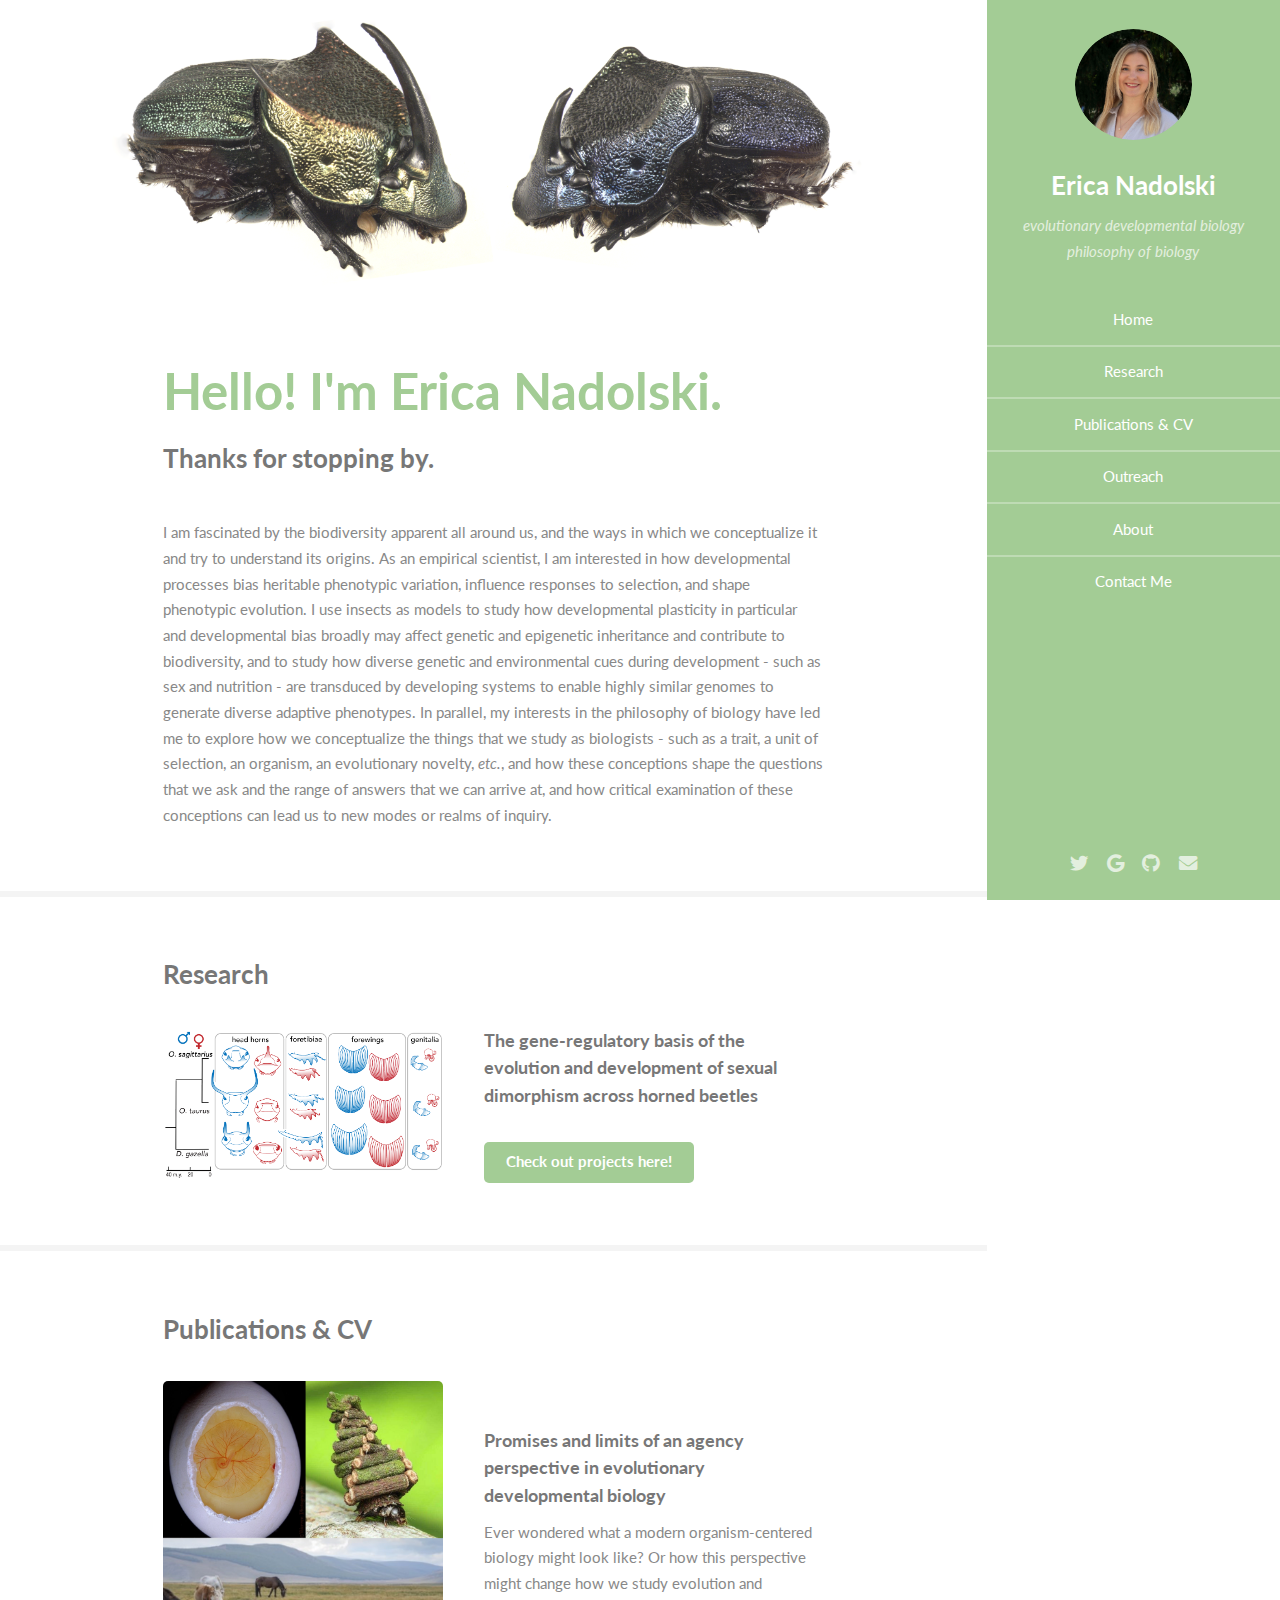
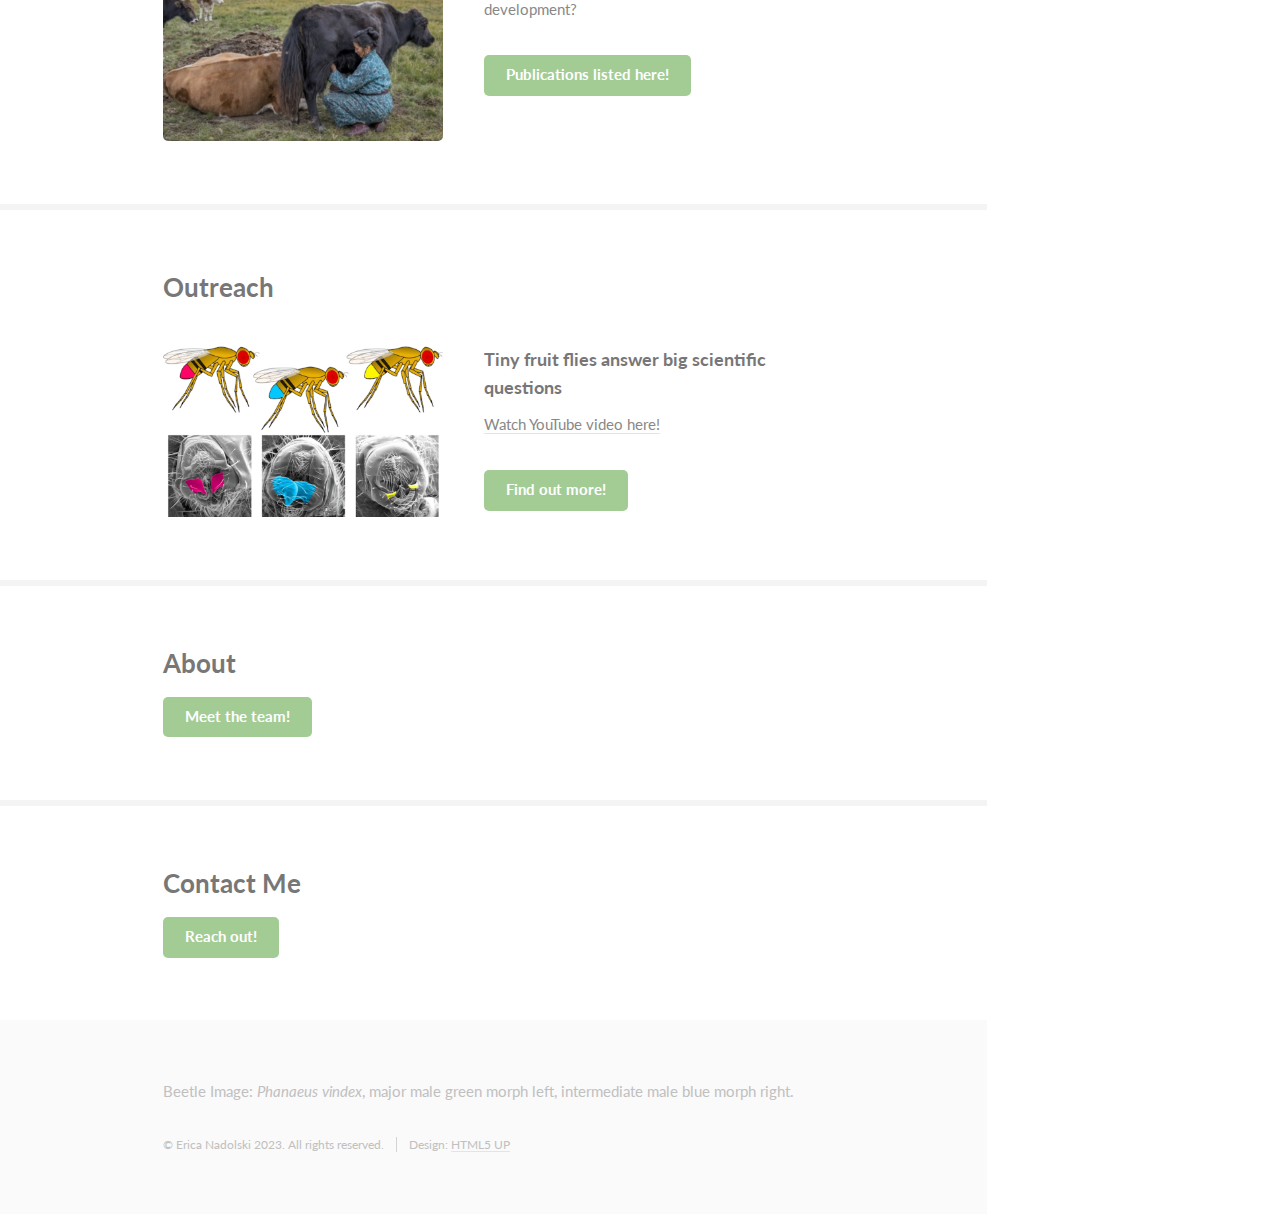
<file: index.html>
<!DOCTYPE HTML>
<!--
	Erica Nadolski personal site | erica.nadolski@gmail.com
	template by HTML5 UP| html5up.net | @ajlkn
	Free for personal and commercial use under the CCA 3.0 license (html5up.net/license)
-->
<html>
	<head>
		<title>Erica Nadolski</title>
		<meta charset="utf-8" />
		<meta name="viewport" content="width=device-width, initial-scale=1, user-scalable=no" />
		<link rel="stylesheet" href="assets/css/main.css" />
	</head>
	<body class="is-preload">

		<!-- Header -->
			<section id="header">
				<header>
					<span class="image avatar"><img src="images/headshot.jpg" alt="" /></span>
					<h1 id="logo"><a href="#">Erica Nadolski</a></h1>
					<p>evolutionary developmental biology<br />
					philosophy of biology</p>
				</header>
				<nav id="menu">
					<ul>
						<li><a href="index.html">Home</a></li>
						<li><a href="research.html">Research</a></li>
						<li><a href="publications.html">Publications & CV</a></li>
						<li><a href="outreach.html">Outreach</a></li>
						<li><a href="about.html">About</a></li>
						<li><a href="contact.html">Contact Me</a></li>
					</ul>
				</nav>
				<footer>
					<ul class="icons">
						<li><a href="https://twitter.com/erica_nadolski" class="icon brands fa-twitter"><span class="label">Twitter</span></a></li>
						<li><a href="https://scholar.google.com/citations?user=4Ny9uLYAAAAJ&hl=en" class="icon brands fa-google"><span class="label">Google</span></a></li>
						<li><a href="https://github.com/ericanadolski" class="icon brands fa-github"><span class="label">Github</span></a></li>
						<li><a href="mailto:emnadols@iu.edu" class="icon solid fa-envelope"><span class="label">Email</span></a></li>
					</ul>
				</footer>
			</section>

		<!-- Wrapper -->
			<div id="wrapper">

				<!-- Main -->
					<div id="main">

						<!-- One -->
							<section id="one">
								<div class="image main" data-position="center">
									<img src="images/beetles-banner-home.gif" alt="" />
								</div>
								<div class="container">
									<header class="major">
										<h2>Hello! I'm Erica Nadolski.</h2>
										<p>Thanks for stopping by.</p>
									</header>
									<p>I am fascinated by the biodiversity apparent all around us, and the ways in which we conceptualize it and try to understand its origins. As an empirical scientist, I am interested in how developmental processes bias heritable phenotypic variation, influence responses to selection, and shape phenotypic evolution. I use insects as models to study how developmental plasticity in particular and developmental bias broadly may affect genetic and epigenetic inheritance and contribute to biodiversity, and to study how diverse genetic and environmental cues during development - such as sex and nutrition - are transduced by developing systems to enable highly similar genomes to generate diverse adaptive phenotypes. In parallel, my interests in the philosophy of biology have led me to explore how we conceptualize the things that we study as biologists - such as a trait, a unit of selection, an organism, an evolutionary novelty, <em>etc.</em>, and how these conceptions shape the questions that we ask and the range of answers that we can arrive at, and how critical examination of these conceptions can lead us to new modes or realms of inquiry.</p>
								</div>
							</section>

						<!-- Two -->
							<section id="two">
								<div class="container">
									<h3>Research</h3>
									<p>  </p>
									<div class="features">
									<article>
											<a href="#" class="image"><img src="images/dimorphisms.png" height: auto alt="Diagram of sexually dimorphic traits in horned beetles" /></a>
											<div class="inner">
												<h4>The gene-regulatory basis of the evolution and development of sexual dimorphism across horned beetles</h4>
												<p>  </p>
												<ul class="actions">
													<li><a href="research.html" class="button primary">Check out projects here!</a></li>
												</ul>
											</div>
									</article>
								</div>
							</section>

						<!-- Three -->
							<section id="three">
								<div class="container">
									<h3>Publications & CV</h3>
									<p>  </p>
									<div class="features">
										<article>
											<a href="#" class="image"><img src="images/agency.png" alt="Images of a developing chicken embryo, a bagworm caterpillar, and a human milking a cow" height: 200px /></a>
											<div class="inner">
												<h4>Promises and limits of an agency perspective in evolutionary developmental biology</h4>
												<p>Ever wondered what a modern organism-centered biology might look like? Or how this perspective might change how we study evolution and development?</p>
												<ul class="actions">
													<li><a href="publications.html" class="button primary">Publications listed here!</a></li>
												</ul>
											</div>
										</article>
									</div>
								</div>
							</section>

						<!-- Four -->
							<section id="four">
								<div class="container">
									<h3>Outreach</h3>
									<p>  </p>
									<div class="features">
										<article>
											<a href="#" class="image"><img src="images/youtube-flies.png" alt="" /></a>
											<div class="inner">
												<h4>Tiny fruit flies answer big scientific questions</h4>
												<a href="https://www.youtube.com/watch?v=zJB7b0rtvOw&t=58s"> Watch YouTube video here!</a>
												<p>  </p>
												<ul class="actions">
													<li><a href="outreach.html" class="button primary">Find out more!</a></li>
												</ul>
											</div>
										</article>
									</div>
								</div>
							</section>

						<!-- Five -->
							<section id="five">
								<div class="container">
									<div class="features">
										<article>
											<h3>About</h3>
											<ul class="actions">
												<li><a href="about.html" class="button primary">Meet the team!</a></li>
											</ul>
										</article>
									</div>
								</div>
							</section>
							
						<!-- Six -->
							<section id="six">
								<div class="container">
									<div class="features">
										<article>
											<h3>Contact Me</h3>
											<ul class="actions">
												<li><a href="contact.html" class="button primary">Reach out!</a></li>
											</ul>
										</article>
									</div>
								</div>
							</section>
							
						<!--
							<section id="five">
								<div class="container">
									<h3>Elements</h3>

									<section>
										<h4>Text</h4>
										<p>This is <b>bold</b> and this is <strong>strong</strong>. This is <i>italic</i> and this is <em>emphasized</em>.
										This is <sup>superscript</sup> text and this is <sub>subscript</sub> text.
										This is <u>underlined</u> and this is code: <code>for (;;) { ... }</code>. Finally, <a href="#">this is a link</a>.</p>
										<hr />
										<header>
											<h4>Heading with a Subtitle</h4>
											<p>Lorem ipsum dolor sit amet nullam id egestas urna aliquam</p>
										</header>
										<p>Nunc lacinia ante nunc ac lobortis. Interdum adipiscing gravida odio porttitor sem non mi integer non faucibus ornare mi ut ante amet placerat aliquet. Volutpat eu sed ante lacinia sapien lorem accumsan varius montes viverra nibh in adipiscing blandit tempus accumsan.</p>
										<header>
											<h5>Heading with a Subtitle</h5>
											<p>Lorem ipsum dolor sit amet nullam id egestas urna aliquam</p>
										</header>
										<p>Nunc lacinia ante nunc ac lobortis. Interdum adipiscing gravida odio porttitor sem non mi integer non faucibus ornare mi ut ante amet placerat aliquet. Volutpat eu sed ante lacinia sapien lorem accumsan varius montes viverra nibh in adipiscing blandit tempus accumsan.</p>
										<hr />
										<h2>Heading Level 2</h2>
										<h3>Heading Level 3</h3>
										<h4>Heading Level 4</h4>
										<h5>Heading Level 5</h5>
										<h6>Heading Level 6</h6>
										<hr />
										<h5>Blockquote</h5>
										<blockquote>Fringilla nisl. Donec accumsan interdum nisi, quis tincidunt felis sagittis eget tempus euismod. Vestibulum ante ipsum primis in faucibus vestibulum. Blandit adipiscing eu felis iaculis volutpat ac adipiscing accumsan faucibus. Vestibulum ante ipsum primis in faucibus lorem ipsum dolor sit amet nullam adipiscing eu felis.</blockquote>
										<h5>Preformatted</h5>
										<pre><code>i = 0;

while (!deck.isInOrder()) {
    print 'Iteration ' + i;
    deck.shuffle();
    i++;
}

print 'It took ' + i + ' iterations to sort the deck.';</code></pre>
									</section>

									<section>
										<h4>Lists</h4>
										<div class="row">
											<div class="col-6 col-12-xsmall">
												<h5>Unordered</h5>
												<ul>
													<li>Dolor pulvinar etiam magna etiam.</li>
													<li>Sagittis adipiscing lorem eleifend.</li>
													<li>Felis enim feugiat dolore viverra.</li>
												</ul>
												<h5>Alternate</h5>
												<ul class="alt">
													<li>Dolor pulvinar etiam magna etiam.</li>
													<li>Sagittis adipiscing lorem eleifend.</li>
													<li>Felis enim feugiat dolore viverra.</li>
												</ul>
											</div>
											<div class="col-6 col-12-xsmall">
												<h5>Ordered</h5>
												<ol>
													<li>Dolor pulvinar etiam magna etiam.</li>
													<li>Etiam vel felis at lorem sed viverra.</li>
													<li>Felis enim feugiat dolore viverra.</li>
													<li>Dolor pulvinar etiam magna etiam.</li>
													<li>Etiam vel felis at lorem sed viverra.</li>
													<li>Felis enim feugiat dolore viverra.</li>
												</ol>
												<h5>Icons</h5>
												<ul class="icons">
													<li><a href="#" class="icon brands fa-twitter"><span class="label">Twitter</span></a></li>
													<li><a href="#" class="icon brands fa-facebook-f"><span class="label">Facebook</span></a></li>
													<li><a href="#" class="icon brands fa-instagram"><span class="label">Instagram</span></a></li>
													<li><a href="#" class="icon brands fa-github"><span class="label">Github</span></a></li>
													<li><a href="#" class="icon brands fa-dribbble"><span class="label">Dribbble</span></a></li>
													<li><a href="#" class="icon brands fa-tumblr"><span class="label">Tumblr</span></a></li>
												</ul>
											</div>
										</div>
										<h5>Actions</h5>
										<ul class="actions">
											<li><a href="#" class="button primary">Default</a></li>
											<li><a href="#" class="button">Default</a></li>
											<li><a href="#" class="button alt">Default</a></li>
										</ul>
										<ul class="actions small">
											<li><a href="#" class="button primary small">Small</a></li>
											<li><a href="#" class="button small">Small</a></li>
											<li><a href="#" class="button alt small">Small</a></li>
										</ul>
										<div class="row">
											<div class="col-3 col-6-medium col-12-xsmall">
												<ul class="actions stacked">
													<li><a href="#" class="button primary">Default</a></li>
													<li><a href="#" class="button">Default</a></li>
													<li><a href="#" class="button alt">Default</a></li>
												</ul>
											</div>
											<div class="col-3 col-6 col-12-xsmall">
												<ul class="actions stacked">
													<li><a href="#" class="button primary small">Small</a></li>
													<li><a href="#" class="button small">Small</a></li>
													<li><a href="#" class="button alt small">Small</a></li>
												</ul>
											</div>
											<div class="col-3 col-6-medium col-12-xsmall">
												<ul class="actions stacked">
													<li><a href="#" class="button primary fit">Default</a></li>
													<li><a href="#" class="button fit">Default</a></li>
													<li><a href="#" class="button alt fit">Default</a></li>
												</ul>
											</div>
											<div class="col-3 col-6-medium col-12-xsmall">
												<ul class="actions stacked">
													<li><a href="#" class="button primary small fit">Small</a></li>
													<li><a href="#" class="button small fit">Small</a></li>
													<li><a href="#" class="button alt small fit">Small</a></li>
												</ul>
											</div>
										</div>
									</section>

									<section>
										<h4>Table</h4>
										<h5>Default</h5>
										<div class="table-wrapper">
											<table>
												<thead>
													<tr>
														<th>Name</th>
														<th>Description</th>
														<th>Price</th>
													</tr>
												</thead>
												<tbody>
													<tr>
														<td>Item One</td>
														<td>Ante turpis integer aliquet porttitor.</td>
														<td>29.99</td>
													</tr>
													<tr>
														<td>Item Two</td>
														<td>Vis ac commodo adipiscing arcu aliquet.</td>
														<td>19.99</td>
													</tr>
													<tr>
														<td>Item Three</td>
														<td> Morbi faucibus arcu accumsan lorem.</td>
														<td>29.99</td>
													</tr>
													<tr>
														<td>Item Four</td>
														<td>Vitae integer tempus condimentum.</td>
														<td>19.99</td>
													</tr>
													<tr>
														<td>Item Five</td>
														<td>Ante turpis integer aliquet porttitor.</td>
														<td>29.99</td>
													</tr>
												</tbody>
												<tfoot>
													<tr>
														<td colspan="2"></td>
														<td>100.00</td>
													</tr>
												</tfoot>
											</table>
										</div>

										<h5>Alternate</h5>
										<div class="table-wrapper">
											<table class="alt">
												<thead>
													<tr>
														<th>Name</th>
														<th>Description</th>
														<th>Price</th>
													</tr>
												</thead>
												<tbody>
													<tr>
														<td>Item One</td>
														<td>Ante turpis integer aliquet porttitor.</td>
														<td>29.99</td>
													</tr>
													<tr>
														<td>Item Two</td>
														<td>Vis ac commodo adipiscing arcu aliquet.</td>
														<td>19.99</td>
													</tr>
													<tr>
														<td>Item Three</td>
														<td> Morbi faucibus arcu accumsan lorem.</td>
														<td>29.99</td>
													</tr>
													<tr>
														<td>Item Four</td>
														<td>Vitae integer tempus condimentum.</td>
														<td>19.99</td>
													</tr>
													<tr>
														<td>Item Five</td>
														<td>Ante turpis integer aliquet porttitor.</td>
														<td>29.99</td>
													</tr>
												</tbody>
												<tfoot>
													<tr>
														<td colspan="2"></td>
														<td>100.00</td>
													</tr>
												</tfoot>
											</table>
										</div>
									</section>

									<section>
										<h4>Buttons</h4>
										<ul class="actions">
											<li><a href="#" class="button primary">Primary</a></li>
											<li><a href="#" class="button">Default</a></li>
											<li><a href="#" class="button alt">Alternate</a></li>
										</ul>
										<ul class="actions">
											<li><a href="#" class="button primary large">Large</a></li>
											<li><a href="#" class="button">Default</a></li>
											<li><a href="#" class="button alt small">Small</a></li>
										</ul>
										<ul class="actions fit">
											<li><a href="#" class="button primary fit">Fit</a></li>
											<li><a href="#" class="button fit">Fit</a></li>
											<li><a href="#" class="button alt fit">Fit</a></li>
										</ul>
										<ul class="actions fit small">
											<li><a href="#" class="button primary fit small">Fit + Small</a></li>
											<li><a href="#" class="button fit small">Fit + Small</a></li>
											<li><a href="#" class="button alt fit small">Fit + Small</a></li>
										</ul>
										<ul class="actions">
											<li><a href="#" class="button primary icon solid fa-download">Icon</a></li>
											<li><a href="#" class="button icon solid fa-download">Icon</a></li>
											<li><a href="#" class="button alt icon solid fa-check">Icon</a></li>
										</ul>
										<ul class="actions">
											<li><span class="button primary disabled">Primary</span></li>
											<li><span class="button disabled">Default</span></li>
											<li><span class="button alt disabled">Alternate</span></li>
										</ul>
									</section>

									<section>
										<h4>Form</h4>
										<form method="post" action="#">
											<div class="row gtr-uniform">
												<div class="col-6 col-12-xsmall">
													<input type="text" name="demo-name" id="demo-name" value="" placeholder="Name" />
												</div>
												<div class="col-6 col-12-xsmall">
													<input type="email" name="demo-email" id="demo-email" value="" placeholder="Email" />
												</div>
												<div class="col-12">
													<select name="demo-category" id="demo-category">
														<option value="">- Category -</option>
														<option value="1">Manufacturing</option>
														<option value="1">Shipping</option>
														<option value="1">Administration</option>
														<option value="1">Human Resources</option>
													</select>
												</div>
												<div class="col-4 col-12-medium">
													<input type="radio" id="demo-priority-low" name="demo-priority" checked>
													<label for="demo-priority-low">Low Priority</label>
												</div>
												<div class="col-4 col-12-medium">
													<input type="radio" id="demo-priority-normal" name="demo-priority">
													<label for="demo-priority-normal">Normal Priority</label>
												</div>
												<div class="col-4 col-12-medium">
													<input type="radio" id="demo-priority-high" name="demo-priority">
													<label for="demo-priority-high">High Priority</label>
												</div>
												<div class="col-6 col-12-medium">
													<input type="checkbox" id="demo-copy" name="demo-copy">
													<label for="demo-copy">Email me a copy of this message</label>
												</div>
												<div class="col-6 col-12-medium">
													<input type="checkbox" id="demo-human" name="demo-human" checked>
													<label for="demo-human">I am a human and not a robot</label>
												</div>
												<div class="col-12">
													<textarea name="demo-message" id="demo-message" placeholder="Enter your message" rows="6"></textarea>
												</div>
												<div class="col-12">
													<ul class="actions">
														<li><input type="submit" value="Send Message" /></li>
														<li><input type="reset" value="Reset" class="alt" /></li>
													</ul>
												</div>
											</div>
										</form>
									</section>

									<section>
										<h4>Image</h4>
										<h5>Fit</h5>
										<span class="image fit"><img src="images/banner.jpg" alt="" /></span>
										<div class="box alt">
											<div class="row gtr-50 gtr-uniform">
												<div class="col-4"><span class="image fit"><img src="images/pic01.jpg" alt="" /></span></div>
												<div class="col-4"><span class="image fit"><img src="images/pic02.jpg" alt="" /></span></div>
												<div class="col-4"><span class="image fit"><img src="images/pic03.jpg" alt="" /></span></div>
												<div class="col-4"><span class="image fit"><img src="images/pic02.jpg" alt="" /></span></div>
												<div class="col-4"><span class="image fit"><img src="images/pic03.jpg" alt="" /></span></div>
												<div class="col-4"><span class="image fit"><img src="images/pic01.jpg" alt="" /></span></div>
												<div class="col-4"><span class="image fit"><img src="images/pic03.jpg" alt="" /></span></div>
												<div class="col-4"><span class="image fit"><img src="images/pic01.jpg" alt="" /></span></div>
												<div class="col-4"><span class="image fit"><img src="images/pic02.jpg" alt="" /></span></div>
											</div>
										</div>
										<h5>Left &amp; Right</h5>
										<p><span class="image left"><img src="images/avatar.jpg" alt="" /></span>Fringilla nisl. Donec accumsan interdum nisi, quis tincidunt felis sagittis eget. tempus euismod. Vestibulum ante ipsum primis in faucibus vestibulum. Blandit adipiscing eu felis iaculis volutpat ac adipiscing accumsan eu faucibus. Integer ac pellentesque praesent tincidunt felis sagittis eget. tempus euismod. Vestibulum ante ipsum primis in faucibus vestibulum. Blandit adipiscing eu felis iaculis volutpat ac adipiscing accumsan eu faucibus. Integer ac pellentesque praesent. Donec accumsan interdum nisi, quis tincidunt felis sagittis eget. tempus euismod. Vestibulum ante ipsum primis in faucibus vestibulum. Blandit adipiscing eu felis iaculis volutpat ac adipiscing accumsan eu faucibus. Integer ac pellentesque praesent tincidunt felis sagittis eget. tempus euismod. Vestibulum ante ipsum primis in faucibus vestibulum. Blandit adipiscing eu felis iaculis volutpat ac adipiscing accumsan eu faucibus. Integer ac pellentesque praesent.</p>
										<p><span class="image right"><img src="images/avatar.jpg" alt="" /></span>Fringilla nisl. Donec accumsan interdum nisi, quis tincidunt felis sagittis eget. tempus euismod. Vestibulum ante ipsum primis in faucibus vestibulum. Blandit adipiscing eu felis iaculis volutpat ac adipiscing accumsan eu faucibus. Integer ac pellentesque praesent tincidunt felis sagittis eget. tempus euismod. Vestibulum ante ipsum primis in faucibus vestibulum. Blandit adipiscing eu felis iaculis volutpat ac adipiscing accumsan eu faucibus. Integer ac pellentesque praesent. Donec accumsan interdum nisi, quis tincidunt felis sagittis eget. tempus euismod. Vestibulum ante ipsum primis in faucibus vestibulum. Blandit adipiscing eu felis iaculis volutpat ac adipiscing accumsan eu faucibus. Integer ac pellentesque praesent tincidunt felis sagittis eget. tempus euismod. Vestibulum ante ipsum primis in faucibus vestibulum. Blandit adipiscing eu felis iaculis volutpat ac adipiscing accumsan eu faucibus. Integer ac pellentesque praesent.</p>
									</section>

								</div>
							</section>
						-->

					</div>

				<!-- Footer -->
					<section id="footer">
						<div class="container">
							<p>Beetle Image: <em> Phanaeus vindex</em>, major male green morph left, intermediate male blue morph right.</p>
							<ul class="copyright">
								<li>&copy; Erica Nadolski 2023. All rights reserved.</li><li>Design: <a href="http://html5up.net">HTML5 UP</a></li>
							</ul>
						</div>
					</section>

			</div>

		<!-- Scripts -->
			<script src="assets/js/jquery.min.js"></script>
			<script src="assets/js/jquery.scrollex.min.js"></script>
			<script src="assets/js/jquery.scrolly.min.js"></script>
			<script src="assets/js/browser.min.js"></script>
			<script src="assets/js/breakpoints.min.js"></script>
			<script src="assets/js/util.js"></script>
			<script src="assets/js/main.js"></script>

	</body>
</html>
</file>
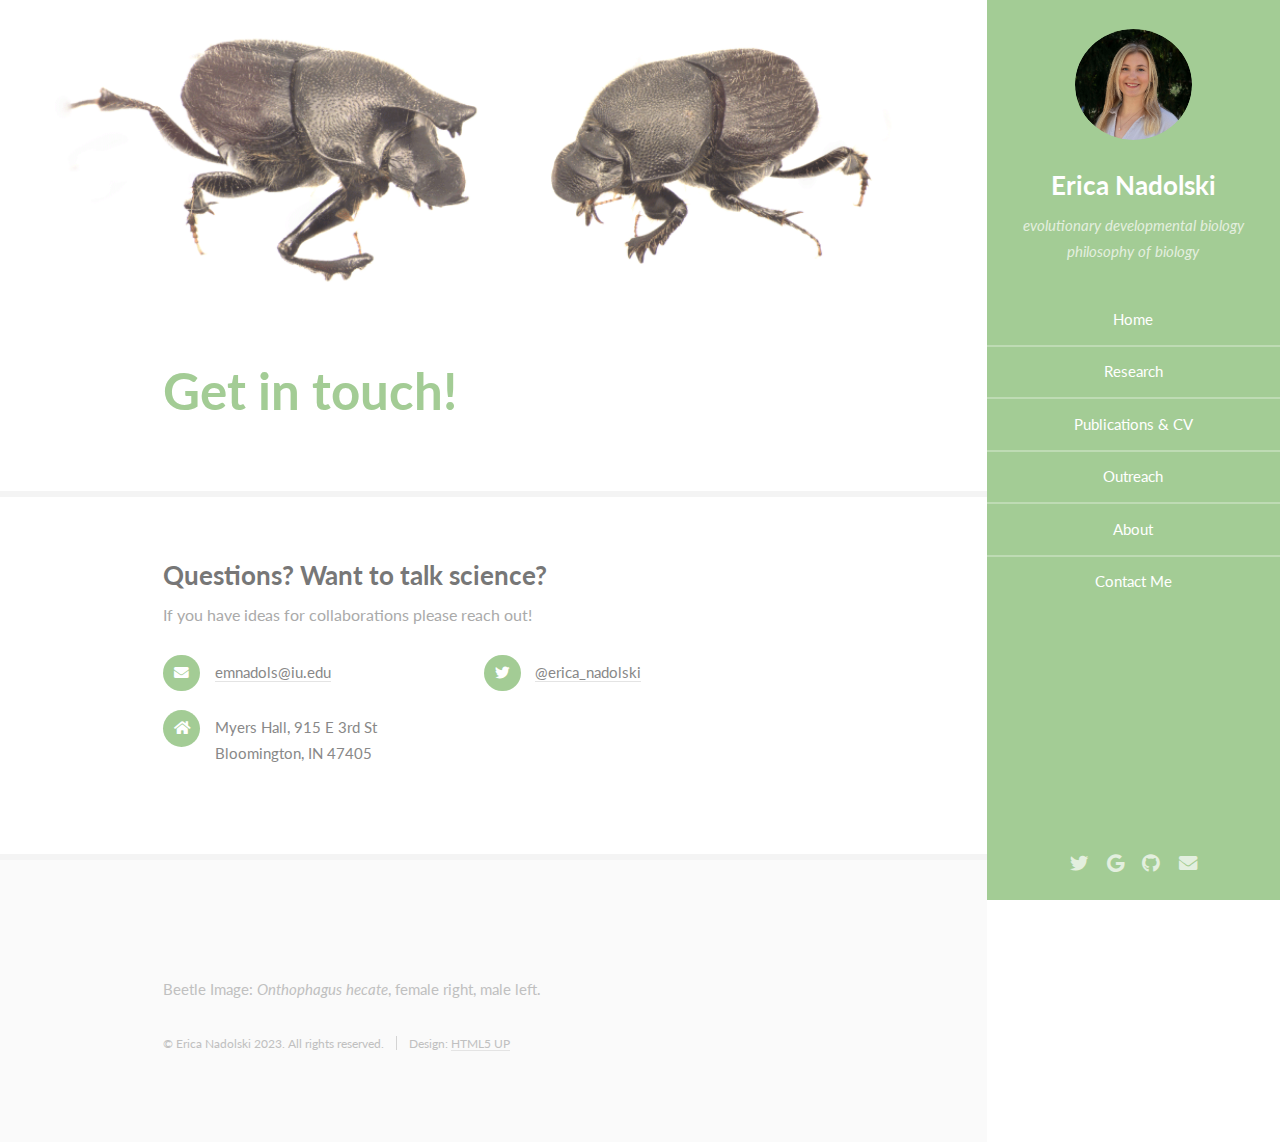
<file: contact.html>
<!DOCTYPE HTML>
<!--
	Erica Nadolski personal site | erica.nadolski@gmail.com
	template by HTML5 UP| html5up.net | @ajlkn
	Free for personal and commercial use under the CCA 3.0 license (html5up.net/license)
-->
<html>
	<head>
		<title>Contact</title>
		<meta charset="utf-8" />
		<meta name="viewport" content="width=device-width, initial-scale=1, user-scalable=no" />
		<link rel="stylesheet" href="assets/css/main.css" />
	</head>
	<body class="is-preload">

		<!-- Header -->
			<section id="header">
				<header>
					<span class="image avatar"><img src="images/headshot.jpg" alt="" /></span>
					<h1 id="logo"><a href="#">Erica Nadolski</a></h1>
					<p>evolutionary developmental biology<br />
					philosophy of biology</p>
				</header>
				<nav id="menu">
					<ul>
						<li><a href="index.html">Home</a></li>
						<li><a href="research.html">Research</a></li>
						<li><a href="publications.html">Publications & CV</a></li>
						<li><a href="outreach.html">Outreach</a></li>
						<li><a href="about.html">About</a></li>
						<li><a href="contact.html">Contact Me</a></li>
					</ul>
				</nav>
				<footer>
					<ul class="icons">
						<li><a href="https://twitter.com/erica_nadolski" class="icon brands fa-twitter"><span class="label">Twitter</span></a></li>
						<li><a href="https://scholar.google.com/citations?user=4Ny9uLYAAAAJ&hl=en" class="icon brands fa-google"><span class="label">Google</span></a></li>
						<li><a href="https://github.com/ericanadolski" class="icon brands fa-github"><span class="label">Github</span></a></li>
						<li><a href="mailto:emnadols@iu.edu" class="icon solid fa-envelope"><span class="label">Email</span></a></li>
					</ul>
				</footer>
			</section>

		<!-- Wrapper -->
			<div id="wrapper">

				<!-- Main -->
					<div id="main">

						<!-- One -->
							<section id="one">
								<div class="image main" data-position="center">
									<img src="images/hecate-banner-contact.gif" alt="" />
								</div>
								<div class="container">
									<header class="major">
										<h2>Get in touch!</h2>
									</header>
									<p> </p>
								</div>
							</section>
						
						<!-- Two -->
								<section id="two">
									<div class="container">	
										<header class="major">
											<h3>Questions? Want to talk science?</h3>
											<p>If you have ideas for collaborations please reach out!</p>
										</header>
										<ul class="feature-icons">
											<li class="icon solid fa-envelope"><a href="mailto:emnadols@iu.edu?subject=Reaching%20Out">emnadols@iu.edu</a></li>
											<li class="icon brands fa-twitter"><a href="https://twitter.com/erica_nadolski">@erica_nadolski</a></li>
											<li class="icon solid fa-home">Myers Hall, 915 E 3rd St<br />
											Bloomington, IN 47405</li>
										</ul>
									</div>
								</section>
	
					<!-- <section id="three">
								<div class="container">
									<header class="major">
										<h3>Contact Me!</h3>
									</header>
									<form method="post" action="#">
										<div class="row gtr-uniform">
											<div class="col-6 col-12-xsmall"><input type="text" name="name" id="name" placeholder="Name" /></div>
											<div class="col-6 col-12-xsmall"><input type="email" name="email" id="email" placeholder="Email" /></div>
											<div class="col-12"><input type="text" name="subject" id="subject" placeholder="Subject" /></div>
											<div class="col-12"><textarea name="message" id="message" placeholder="Message" rows="6"></textarea></div>
											<div class="col-12">
												<ul class="actions">
													<li><input type="submit" class="primary" value="Send Message" /></li>
													<li><input type="reset" value="Reset Form" /></li>
												</ul>
											</div>
										</div>
									</form>
								</div>
							</section> 		
				-->
							
				<!-- Footer -->
					<section id="footer">
						<div class="container">
							<p>Beetle Image: <em> Onthophagus hecate</em>, female right, male left.</p>
							<ul class="copyright">
								<li>&copy; Erica Nadolski 2023. All rights reserved.</li><li>Design: <a href="http://html5up.net">HTML5 UP</a></li>
							</ul>
						</div>
					</section>
			</div>

		<!-- Scripts -->
			<script src="assets/js/jquery.min.js"></script>
			<script src="assets/js/jquery.scrollex.min.js"></script>
			<script src="assets/js/jquery.scrolly.min.js"></script>
			<script src="assets/js/browser.min.js"></script>
			<script src="assets/js/breakpoints.min.js"></script>
			<script src="assets/js/util.js"></script>
			<script src="assets/js/main.js"></script>

	</body>
</html>
</file>
<file: assets/css/main.css>
@import url("fontawesome-all.min.css");
@import url("https://fonts.googleapis.com/css?family=Lato:400,400italic,700,700italic|Source+Code+Pro:400");

/*
	Read Only by HTML5 UP
	html5up.net | @ajlkn
	Free for personal and commercial use under the CCA 3.0 license (html5up.net/license)
*/

html, body, div, span, applet, object,
iframe, h1, h2, h3, h4, h5, h6, p, blockquote,
pre, a, abbr, acronym, address, big, cite,
code, del, dfn, em, img, ins, kbd, q, s, samp,
small, strike, strong, sub, sup, tt, var, b,
u, i, center, dl, dt, dd, ol, ul, li, fieldset,
form, label, legend, table, caption, tbody,
tfoot, thead, tr, th, td, article, aside,
canvas, details, embed, figure, figcaption,
footer, header, hgroup, menu, nav, output, ruby,
section, summary, time, mark, audio, video {
	margin: 0;
	padding: 0;
	border: 0;
	font-size: 100%;
	font: inherit;
	vertical-align: baseline;}

article, aside, details, figcaption, figure,
footer, header, hgroup, menu, nav, section {
	display: block;}

body {
	line-height: 1;
}

ol, ul {
	list-style: none;
}

blockquote, q {
	quotes: none;
}

	blockquote:before, blockquote:after, q:before, q:after {
		content: '';
		content: none;
	}

table {
	border-collapse: collapse;
	border-spacing: 0;
}

body {
	-webkit-text-size-adjust: none;
}

mark {
	background-color: transparent;
	color: inherit;
}

input::-moz-focus-inner {
	border: 0;
	padding: 0;
}

input, select, textarea {
	-moz-appearance: none;
	-webkit-appearance: none;
	-ms-appearance: none;
	appearance: none;
}

/* Basic */

	html {
		box-sizing: border-box;
	}

	*, *:before, *:after {
		box-sizing: inherit;
	}

	body {
		background: #fff;
	}

		body.is-preload *, body.is-preload *:before, body.is-preload *:after {
			-moz-animation: none !important;
			-webkit-animation: none !important;
			-ms-animation: none !important;
			animation: none !important;
			-moz-transition: none !important;
			-webkit-transition: none !important;
			-ms-transition: none !important;
			transition: none !important;
		}

	body, input, select, textarea {
		color: #888;
		font-family: "Lato", sans-serif;
		font-size: 16pt;
		font-weight: 400;
		line-height: 1.75em;
	}

	a {
		-moz-transition: color 0.2s ease-in-out, border-color 0.2s ease-in-out;
		-webkit-transition: color 0.2s ease-in-out, border-color 0.2s ease-in-out;
		-ms-transition: color 0.2s ease-in-out, border-color 0.2s ease-in-out;
		transition: color 0.2s ease-in-out, border-color 0.2s ease-in-out;
		border-bottom: solid 1px #e4e4e4;
		color: inherit;
		text-decoration: none;
	}

		a:hover {
			border-bottom-color: transparent;
			color: #A3CC95 !important;
		}

	strong, b {
		color: #777;
		font-weight: 700;
	}

	em, i {
		font-style: italic;
	}

	p {
		margin: 0 0 2.25em 0;
	}

	h1, h2, h3, h4, h5, h6 {
		color: #777;
		font-weight: 700;
		line-height: 1em;
		margin: 0 0 0.5625em 0;
	}

		h1 a, h2 a, h3 a, h4 a, h5 a, h6 a {
			border: 0;
			color: inherit;
			text-decoration: none;
		}

	h2 {
		font-size: 2em;
		line-height: 1.5em;
	}

	h3 {
		font-size: 1.75em;
		line-height: 1.5em;
	}

	h4 {
		font-size: 1.25em;
		line-height: 1.5em;
	}

	h5 {
		font-size: 0.9em;
		line-height: 1.5em;
	}

	h6 {
		font-size: 0.7em;
		line-height: 1.5em;
	}

	sub {
		font-size: 0.8em;
		position: relative;
		top: 0.5em;
	}

	sup {
		font-size: 0.8em;
		position: relative;
		top: -0.5em;
	}

	hr {
		border: 0;
		border-bottom: solid 2px #f4f4f4;
		margin: 2.25em 0;
	}

		hr.major {
			margin: 3.375em 0;
		}

	blockquote {
		border-left: solid 8px #e4e4e4;
		font-style: italic;
		margin: 0 0 2.25em 0;
		padding: 0.5em 0 0.5em 2em;
	}

	code {
		background: #555;
		border-radius: 5px;
		color: #fff;
		font-family: "Source Code Pro", monospace;
		font-size: 0.9em;
		margin: 0 0.25em;
		padding: 0.25em 0.65em;
	}

	pre {
		font-family: "Source Code Pro", monospace;
		font-size: 0.9em;
		margin: 0 0 2.25em 0;
	}

		pre code {
			-webkit-overflow-scrolling: touch;
			display: block;
			line-height: 1.5em;
			overflow-x: auto;
			padding: 1em 1.5em;
		}

	.align-left {
		text-align: left;
	}

	.align-center {
		text-align: center;
	}

	.align-right {
		text-align: right;
	}

/* Row */

	.row {
		display: flex;
		flex-wrap: wrap;
		box-sizing: border-box;
		align-items: stretch;
	}

		.row > * {
			box-sizing: border-box;
		}

		.row.gtr-uniform > * > :last-child {
			margin-bottom: 0;
		}

		.row.aln-left {
			justify-content: flex-start;
		}

		.row.aln-center {
			justify-content: center;
		}

		.row.aln-right {
			justify-content: flex-end;
		}

		.row.aln-top {
			align-items: flex-start;
		}

		.row.aln-middle {
			align-items: center;
		}

		.row.aln-bottom {
			align-items: flex-end;
		}

		.row > .imp {
			order: -1;
		}

		.row > .col-1 {
			width: 8.33333%;
		}

		.row > .off-1 {
			margin-left: 8.33333%;
		}

		.row > .col-2 {
			width: 16.66667%;
		}

		.row > .off-2 {
			margin-left: 16.66667%;
		}

		.row > .col-3 {
			width: 25%;
		}

		.row > .off-3 {
			margin-left: 25%;
		}

		.row > .col-4 {
			width: 33.33333%;
		}

		.row > .off-4 {
			margin-left: 33.33333%;
		}

		.row > .col-5 {
			width: 41.66667%;
		}

		.row > .off-5 {
			margin-left: 41.66667%;
		}

		.row > .col-6 {
			width: 50%;
		}

		.row > .off-6 {
			margin-left: 50%;
		}

		.row > .col-7 {
			width: 58.33333%;
		}

		.row > .off-7 {
			margin-left: 58.33333%;
		}

		.row > .col-8 {
			width: 66.66667%;
		}

		.row > .off-8 {
			margin-left: 66.66667%;
		}

		.row > .col-9 {
			width: 75%;
		}

		.row > .off-9 {
			margin-left: 75%;
		}

		.row > .col-10 {
			width: 83.33333%;
		}

		.row > .off-10 {
			margin-left: 83.33333%;
		}

		.row > .col-11 {
			width: 91.66667%;
		}

		.row > .off-11 {
			margin-left: 91.66667%;
		}

		.row > .col-12 {
			width: 100%;
		}

		.row > .off-12 {
			margin-left: 100%;
		}

		.row.gtr-0 {
			margin-top: 0;
			margin-left: 0em;
		}

			.row.gtr-0 > * {
				padding: 0 0 0 0em;
			}

			.row.gtr-0.gtr-uniform {
				margin-top: 0em;
			}

				.row.gtr-0.gtr-uniform > * {
					padding-top: 0em;
				}

		.row.gtr-25 {
			margin-top: 0;
			margin-left: -0.5em;
		}

			.row.gtr-25 > * {
				padding: 0 0 0 0.5em;
			}

			.row.gtr-25.gtr-uniform {
				margin-top: -0.5em;
			}

				.row.gtr-25.gtr-uniform > * {
					padding-top: 0.5em;
				}

		.row.gtr-50 {
			margin-top: 0;
			margin-left: -1em;
		}

			.row.gtr-50 > * {
				padding: 0 0 0 1em;
			}

			.row.gtr-50.gtr-uniform {
				margin-top: -1em;
			}

				.row.gtr-50.gtr-uniform > * {
					padding-top: 1em;
				}

		.row {
			margin-top: 0;
			margin-left: -2em;
		}

			.row > * {
				padding: 0 0 0 2em;
			}

			.row.gtr-uniform {
				margin-top: -2em;
			}

				.row.gtr-uniform > * {
					padding-top: 2em;
				}

		.row.gtr-150 {
			margin-top: 0;
			margin-left: -3em;
		}

			.row.gtr-150 > * {
				padding: 0 0 0 3em;
			}

			.row.gtr-150.gtr-uniform {
				margin-top: -3em;
			}

				.row.gtr-150.gtr-uniform > * {
					padding-top: 3em;
				}

		.row.gtr-200 {
			margin-top: 0;
			margin-left: -4em;
		}

			.row.gtr-200 > * {
				padding: 0 0 0 4em;
			}

			.row.gtr-200.gtr-uniform {
				margin-top: -4em;
			}

				.row.gtr-200.gtr-uniform > * {
					padding-top: 4em;
				}

		@media screen and (max-width: 1680px) {

			.row {
				display: flex;
				flex-wrap: wrap;
				box-sizing: border-box;
				align-items: stretch;
			}

				.row > * {
					box-sizing: border-box;
				}

				.row.gtr-uniform > * > :last-child {
					margin-bottom: 0;
				}

				.row.aln-left {
					justify-content: flex-start;
				}

				.row.aln-center {
					justify-content: center;
				}

				.row.aln-right {
					justify-content: flex-end;
				}

				.row.aln-top {
					align-items: flex-start;
				}

				.row.aln-middle {
					align-items: center;
				}

				.row.aln-bottom {
					align-items: flex-end;
				}

				.row > .imp-xlarge {
					order: -1;
				}

				.row > .col-1-xlarge {
					width: 8.33333%;
				}

				.row > .off-1-xlarge {
					margin-left: 8.33333%;
				}

				.row > .col-2-xlarge {
					width: 16.66667%;
				}

				.row > .off-2-xlarge {
					margin-left: 16.66667%;
				}

				.row > .col-3-xlarge {
					width: 25%;
				}

				.row > .off-3-xlarge {
					margin-left: 25%;
				}

				.row > .col-4-xlarge {
					width: 33.33333%;
				}

				.row > .off-4-xlarge {
					margin-left: 33.33333%;
				}

				.row > .col-5-xlarge {
					width: 41.66667%;
				}

				.row > .off-5-xlarge {
					margin-left: 41.66667%;
				}

				.row > .col-6-xlarge {
					width: 50%;
				}

				.row > .off-6-xlarge {
					margin-left: 50%;
				}

				.row > .col-7-xlarge {
					width: 58.33333%;
				}

				.row > .off-7-xlarge {
					margin-left: 58.33333%;
				}

				.row > .col-8-xlarge {
					width: 66.66667%;
				}

				.row > .off-8-xlarge {
					margin-left: 66.66667%;
				}

				.row > .col-9-xlarge {
					width: 75%;
				}

				.row > .off-9-xlarge {
					margin-left: 75%;
				}

				.row > .col-10-xlarge {
					width: 83.33333%;
				}

				.row > .off-10-xlarge {
					margin-left: 83.33333%;
				}

				.row > .col-11-xlarge {
					width: 91.66667%;
				}

				.row > .off-11-xlarge {
					margin-left: 91.66667%;
				}

				.row > .col-12-xlarge {
					width: 100%;
				}

				.row > .off-12-xlarge {
					margin-left: 100%;
				}

				.row.gtr-0 {
					margin-top: 0;
					margin-left: 0em;
				}

					.row.gtr-0 > * {
						padding: 0 0 0 0em;
					}

					.row.gtr-0.gtr-uniform {
						margin-top: 0em;
					}

						.row.gtr-0.gtr-uniform > * {
							padding-top: 0em;
						}

				.row.gtr-25 {
					margin-top: 0;
					margin-left: -0.5em;
				}

					.row.gtr-25 > * {
						padding: 0 0 0 0.5em;
					}

					.row.gtr-25.gtr-uniform {
						margin-top: -0.5em;
					}

						.row.gtr-25.gtr-uniform > * {
							padding-top: 0.5em;
						}

				.row.gtr-50 {
					margin-top: 0;
					margin-left: -1em;
				}

					.row.gtr-50 > * {
						padding: 0 0 0 1em;
					}

					.row.gtr-50.gtr-uniform {
						margin-top: -1em;
					}

						.row.gtr-50.gtr-uniform > * {
							padding-top: 1em;
						}

				.row {
					margin-top: 0;
					margin-left: -2em;
				}

					.row > * {
						padding: 0 0 0 2em;
					}

					.row.gtr-uniform {
						margin-top: -2em;
					}

						.row.gtr-uniform > * {
							padding-top: 2em;
						}

				.row.gtr-150 {
					margin-top: 0;
					margin-left: -3em;
				}

					.row.gtr-150 > * {
						padding: 0 0 0 3em;
					}

					.row.gtr-150.gtr-uniform {
						margin-top: -3em;
					}

						.row.gtr-150.gtr-uniform > * {
							padding-top: 3em;
						}

				.row.gtr-200 {
					margin-top: 0;
					margin-left: -4em;
				}

					.row.gtr-200 > * {
						padding: 0 0 0 4em;
					}

					.row.gtr-200.gtr-uniform {
						margin-top: -4em;
					}

						.row.gtr-200.gtr-uniform > * {
							padding-top: 4em;
						}

		}

		@media screen and (max-width: 1280px) {

			.row {
				display: flex;
				flex-wrap: wrap;
				box-sizing: border-box;
				align-items: stretch;
			}

				.row > * {
					box-sizing: border-box;
				}

				.row.gtr-uniform > * > :last-child {
					margin-bottom: 0;
				}

				.row.aln-left {
					justify-content: flex-start;
				}

				.row.aln-center {
					justify-content: center;
				}

				.row.aln-right {
					justify-content: flex-end;
				}

				.row.aln-top {
					align-items: flex-start;
				}

				.row.aln-middle {
					align-items: center;
				}

				.row.aln-bottom {
					align-items: flex-end;
				}

				.row > .imp-large {
					order: -1;
				}

				.row > .col-1-large {
					width: 8.33333%;
				}

				.row > .off-1-large {
					margin-left: 8.33333%;
				}

				.row > .col-2-large {
					width: 16.66667%;
				}

				.row > .off-2-large {
					margin-left: 16.66667%;
				}

				.row > .col-3-large {
					width: 25%;
				}

				.row > .off-3-large {
					margin-left: 25%;
				}

				.row > .col-4-large {
					width: 33.33333%;
				}

				.row > .off-4-large {
					margin-left: 33.33333%;
				}

				.row > .col-5-large {
					width: 41.66667%;
				}

				.row > .off-5-large {
					margin-left: 41.66667%;
				}

				.row > .col-6-large {
					width: 50%;
				}

				.row > .off-6-large {
					margin-left: 50%;
				}

				.row > .col-7-large {
					width: 58.33333%;
				}

				.row > .off-7-large {
					margin-left: 58.33333%;
				}

				.row > .col-8-large {
					width: 66.66667%;
				}

				.row > .off-8-large {
					margin-left: 66.66667%;
				}

				.row > .col-9-large {
					width: 75%;
				}

				.row > .off-9-large {
					margin-left: 75%;
				}

				.row > .col-10-large {
					width: 83.33333%;
				}

				.row > .off-10-large {
					margin-left: 83.33333%;
				}

				.row > .col-11-large {
					width: 91.66667%;
				}

				.row > .off-11-large {
					margin-left: 91.66667%;
				}

				.row > .col-12-large {
					width: 100%;
				}

				.row > .off-12-large {
					margin-left: 100%;
				}

				.row.gtr-0 {
					margin-top: 0;
					margin-left: 0em;
				}

					.row.gtr-0 > * {
						padding: 0 0 0 0em;
					}

					.row.gtr-0.gtr-uniform {
						margin-top: 0em;
					}

						.row.gtr-0.gtr-uniform > * {
							padding-top: 0em;
						}

				.row.gtr-25 {
					margin-top: 0;
					margin-left: -0.375em;
				}

					.row.gtr-25 > * {
						padding: 0 0 0 0.375em;
					}

					.row.gtr-25.gtr-uniform {
						margin-top: -0.375em;
					}

						.row.gtr-25.gtr-uniform > * {
							padding-top: 0.375em;
						}

				.row.gtr-50 {
					margin-top: 0;
					margin-left: -0.75em;
				}

					.row.gtr-50 > * {
						padding: 0 0 0 0.75em;
					}

					.row.gtr-50.gtr-uniform {
						margin-top: -0.75em;
					}

						.row.gtr-50.gtr-uniform > * {
							padding-top: 0.75em;
						}

				.row {
					margin-top: 0;
					margin-left: -1.5em;
				}

					.row > * {
						padding: 0 0 0 1.5em;
					}

					.row.gtr-uniform {
						margin-top: -1.5em;
					}

						.row.gtr-uniform > * {
							padding-top: 1.5em;
						}

				.row.gtr-150 {
					margin-top: 0;
					margin-left: -2.25em;
				}

					.row.gtr-150 > * {
						padding: 0 0 0 2.25em;
					}

					.row.gtr-150.gtr-uniform {
						margin-top: -2.25em;
					}

						.row.gtr-150.gtr-uniform > * {
							padding-top: 2.25em;
						}

				.row.gtr-200 {
					margin-top: 0;
					margin-left: -3em;
				}

					.row.gtr-200 > * {
						padding: 0 0 0 3em;
					}

					.row.gtr-200.gtr-uniform {
						margin-top: -3em;
					}

						.row.gtr-200.gtr-uniform > * {
							padding-top: 3em;
						}

		}

		@media screen and (max-width: 1024px) {

			.row {
				display: flex;
				flex-wrap: wrap;
				box-sizing: border-box;
				align-items: stretch;
			}

				.row > * {
					box-sizing: border-box;
				}

				.row.gtr-uniform > * > :last-child {
					margin-bottom: 0;
				}

				.row.aln-left {
					justify-content: flex-start;
				}

				.row.aln-center {
					justify-content: center;
				}

				.row.aln-right {
					justify-content: flex-end;
				}

				.row.aln-top {
					align-items: flex-start;
				}

				.row.aln-middle {
					align-items: center;
				}

				.row.aln-bottom {
					align-items: flex-end;
				}

				.row > .imp-medium {
					order: -1;
				}

				.row > .col-1-medium {
					width: 8.33333%;
				}

				.row > .off-1-medium {
					margin-left: 8.33333%;
				}

				.row > .col-2-medium {
					width: 16.66667%;
				}

				.row > .off-2-medium {
					margin-left: 16.66667%;
				}

				.row > .col-3-medium {
					width: 25%;
				}

				.row > .off-3-medium {
					margin-left: 25%;
				}

				.row > .col-4-medium {
					width: 33.33333%;
				}

				.row > .off-4-medium {
					margin-left: 33.33333%;
				}

				.row > .col-5-medium {
					width: 41.66667%;
				}

				.row > .off-5-medium {
					margin-left: 41.66667%;
				}

				.row > .col-6-medium {
					width: 50%;
				}

				.row > .off-6-medium {
					margin-left: 50%;
				}

				.row > .col-7-medium {
					width: 58.33333%;
				}

				.row > .off-7-medium {
					margin-left: 58.33333%;
				}

				.row > .col-8-medium {
					width: 66.66667%;
				}

				.row > .off-8-medium {
					margin-left: 66.66667%;
				}

				.row > .col-9-medium {
					width: 75%;
				}

				.row > .off-9-medium {
					margin-left: 75%;
				}

				.row > .col-10-medium {
					width: 83.33333%;
				}

				.row > .off-10-medium {
					margin-left: 83.33333%;
				}

				.row > .col-11-medium {
					width: 91.66667%;
				}

				.row > .off-11-medium {
					margin-left: 91.66667%;
				}

				.row > .col-12-medium {
					width: 100%;
				}

				.row > .off-12-medium {
					margin-left: 100%;
				}

				.row.gtr-0 {
					margin-top: 0;
					margin-left: 0em;
				}

					.row.gtr-0 > * {
						padding: 0 0 0 0em;
					}

					.row.gtr-0.gtr-uniform {
						margin-top: 0em;
					}

						.row.gtr-0.gtr-uniform > * {
							padding-top: 0em;
						}

				.row.gtr-25 {
					margin-top: 0;
					margin-left: -0.375em;
				}

					.row.gtr-25 > * {
						padding: 0 0 0 0.375em;
					}

					.row.gtr-25.gtr-uniform {
						margin-top: -0.375em;
					}

						.row.gtr-25.gtr-uniform > * {
							padding-top: 0.375em;
						}

				.row.gtr-50 {
					margin-top: 0;
					margin-left: -0.75em;
				}

					.row.gtr-50 > * {
						padding: 0 0 0 0.75em;
					}

					.row.gtr-50.gtr-uniform {
						margin-top: -0.75em;
					}

						.row.gtr-50.gtr-uniform > * {
							padding-top: 0.75em;
						}

				.row {
					margin-top: 0;
					margin-left: -1.5em;
				}

					.row > * {
						padding: 0 0 0 1.5em;
					}

					.row.gtr-uniform {
						margin-top: -1.5em;
					}

						.row.gtr-uniform > * {
							padding-top: 1.5em;
						}

				.row.gtr-150 {
					margin-top: 0;
					margin-left: -2.25em;
				}

					.row.gtr-150 > * {
						padding: 0 0 0 2.25em;
					}

					.row.gtr-150.gtr-uniform {
						margin-top: -2.25em;
					}

						.row.gtr-150.gtr-uniform > * {
							padding-top: 2.25em;
						}

				.row.gtr-200 {
					margin-top: 0;
					margin-left: -3em;
				}

					.row.gtr-200 > * {
						padding: 0 0 0 3em;
					}

					.row.gtr-200.gtr-uniform {
						margin-top: -3em;
					}

						.row.gtr-200.gtr-uniform > * {
							padding-top: 3em;
						}

		}

		@media screen and (max-width: 736px) {

			.row {
				display: flex;
				flex-wrap: wrap;
				box-sizing: border-box;
				align-items: stretch;
			}

				.row > * {
					box-sizing: border-box;
				}

				.row.gtr-uniform > * > :last-child {
					margin-bottom: 0;
				}

				.row.aln-left {
					justify-content: flex-start;
				}

				.row.aln-center {
					justify-content: center;
				}

				.row.aln-right {
					justify-content: flex-end;
				}

				.row.aln-top {
					align-items: flex-start;
				}

				.row.aln-middle {
					align-items: center;
				}

				.row.aln-bottom {
					align-items: flex-end;
				}

				.row > .imp-small {
					order: -1;
				}

				.row > .col-1-small {
					width: 8.33333%;
				}

				.row > .off-1-small {
					margin-left: 8.33333%;
				}

				.row > .col-2-small {
					width: 16.66667%;
				}

				.row > .off-2-small {
					margin-left: 16.66667%;
				}

				.row > .col-3-small {
					width: 25%;
				}

				.row > .off-3-small {
					margin-left: 25%;
				}

				.row > .col-4-small {
					width: 33.33333%;
				}

				.row > .off-4-small {
					margin-left: 33.33333%;
				}

				.row > .col-5-small {
					width: 41.66667%;
				}

				.row > .off-5-small {
					margin-left: 41.66667%;
				}

				.row > .col-6-small {
					width: 50%;
				}

				.row > .off-6-small {
					margin-left: 50%;
				}

				.row > .col-7-small {
					width: 58.33333%;
				}

				.row > .off-7-small {
					margin-left: 58.33333%;
				}

				.row > .col-8-small {
					width: 66.66667%;
				}

				.row > .off-8-small {
					margin-left: 66.66667%;
				}

				.row > .col-9-small {
					width: 75%;
				}

				.row > .off-9-small {
					margin-left: 75%;
				}

				.row > .col-10-small {
					width: 83.33333%;
				}

				.row > .off-10-small {
					margin-left: 83.33333%;
				}

				.row > .col-11-small {
					width: 91.66667%;
				}

				.row > .off-11-small {
					margin-left: 91.66667%;
				}

				.row > .col-12-small {
					width: 100%;
				}

				.row > .off-12-small {
					margin-left: 100%;
				}

				.row.gtr-0 {
					margin-top: 0;
					margin-left: 0em;
				}

					.row.gtr-0 > * {
						padding: 0 0 0 0em;
					}

					.row.gtr-0.gtr-uniform {
						margin-top: 0em;
					}

						.row.gtr-0.gtr-uniform > * {
							padding-top: 0em;
						}

				.row.gtr-25 {
					margin-top: 0;
					margin-left: -0.3125em;
				}

					.row.gtr-25 > * {
						padding: 0 0 0 0.3125em;
					}

					.row.gtr-25.gtr-uniform {
						margin-top: -0.3125em;
					}

						.row.gtr-25.gtr-uniform > * {
							padding-top: 0.3125em;
						}

				.row.gtr-50 {
					margin-top: 0;
					margin-left: -0.625em;
				}

					.row.gtr-50 > * {
						padding: 0 0 0 0.625em;
					}

					.row.gtr-50.gtr-uniform {
						margin-top: -0.625em;
					}

						.row.gtr-50.gtr-uniform > * {
							padding-top: 0.625em;
						}

				.row {
					margin-top: 0;
					margin-left: -1.25em;
				}

					.row > * {
						padding: 0 0 0 1.25em;
					}

					.row.gtr-uniform {
						margin-top: -1.25em;
					}

						.row.gtr-uniform > * {
							padding-top: 1.25em;
						}

				.row.gtr-150 {
					margin-top: 0;
					margin-left: -1.875em;
				}

					.row.gtr-150 > * {
						padding: 0 0 0 1.875em;
					}

					.row.gtr-150.gtr-uniform {
						margin-top: -1.875em;
					}

						.row.gtr-150.gtr-uniform > * {
							padding-top: 1.875em;
						}

				.row.gtr-200 {
					margin-top: 0;
					margin-left: -2.5em;
				}

					.row.gtr-200 > * {
						padding: 0 0 0 2.5em;
					}

					.row.gtr-200.gtr-uniform {
						margin-top: -2.5em;
					}

						.row.gtr-200.gtr-uniform > * {
							padding-top: 2.5em;
						}

		}

		@media screen and (max-width: 480px) {

			.row {
				display: flex;
				flex-wrap: wrap;
				box-sizing: border-box;
				align-items: stretch;
			}

				.row > * {
					box-sizing: border-box;
				}

				.row.gtr-uniform > * > :last-child {
					margin-bottom: 0;
				}

				.row.aln-left {
					justify-content: flex-start;
				}

				.row.aln-center {
					justify-content: center;
				}

				.row.aln-right {
					justify-content: flex-end;
				}

				.row.aln-top {
					align-items: flex-start;
				}

				.row.aln-middle {
					align-items: center;
				}

				.row.aln-bottom {
					align-items: flex-end;
				}

				.row > .imp-xsmall {
					order: -1;
				}

				.row > .col-1-xsmall {
					width: 8.33333%;
				}

				.row > .off-1-xsmall {
					margin-left: 8.33333%;
				}

				.row > .col-2-xsmall {
					width: 16.66667%;
				}

				.row > .off-2-xsmall {
					margin-left: 16.66667%;
				}

				.row > .col-3-xsmall {
					width: 25%;
				}

				.row > .off-3-xsmall {
					margin-left: 25%;
				}

				.row > .col-4-xsmall {
					width: 33.33333%;
				}

				.row > .off-4-xsmall {
					margin-left: 33.33333%;
				}

				.row > .col-5-xsmall {
					width: 41.66667%;
				}

				.row > .off-5-xsmall {
					margin-left: 41.66667%;
				}

				.row > .col-6-xsmall {
					width: 50%;
				}

				.row > .off-6-xsmall {
					margin-left: 50%;
				}

				.row > .col-7-xsmall {
					width: 58.33333%;
				}

				.row > .off-7-xsmall {
					margin-left: 58.33333%;
				}

				.row > .col-8-xsmall {
					width: 66.66667%;
				}

				.row > .off-8-xsmall {
					margin-left: 66.66667%;
				}

				.row > .col-9-xsmall {
					width: 75%;
				}

				.row > .off-9-xsmall {
					margin-left: 75%;
				}

				.row > .col-10-xsmall {
					width: 83.33333%;
				}

				.row > .off-10-xsmall {
					margin-left: 83.33333%;
				}

				.row > .col-11-xsmall {
					width: 91.66667%;
				}

				.row > .off-11-xsmall {
					margin-left: 91.66667%;
				}

				.row > .col-12-xsmall {
					width: 100%;
				}

				.row > .off-12-xsmall {
					margin-left: 100%;
				}

				.row.gtr-0 {
					margin-top: 0;
					margin-left: 0em;
				}

					.row.gtr-0 > * {
						padding: 0 0 0 0em;
					}

					.row.gtr-0.gtr-uniform {
						margin-top: 0em;
					}

						.row.gtr-0.gtr-uniform > * {
							padding-top: 0em;
						}

				.row.gtr-25 {
					margin-top: 0;
					margin-left: -0.3125em;
				}

					.row.gtr-25 > * {
						padding: 0 0 0 0.3125em;
					}

					.row.gtr-25.gtr-uniform {
						margin-top: -0.3125em;
					}

						.row.gtr-25.gtr-uniform > * {
							padding-top: 0.3125em;
						}

				.row.gtr-50 {
					margin-top: 0;
					margin-left: -0.625em;
				}

					.row.gtr-50 > * {
						padding: 0 0 0 0.625em;
					}

					.row.gtr-50.gtr-uniform {
						margin-top: -0.625em;
					}

						.row.gtr-50.gtr-uniform > * {
							padding-top: 0.625em;
						}

				.row {
					margin-top: 0;
					margin-left: -1.25em;
				}

					.row > * {
						padding: 0 0 0 1.25em;
					}

					.row.gtr-uniform {
						margin-top: -1.25em;
					}

						.row.gtr-uniform > * {
							padding-top: 1.25em;
						}

				.row.gtr-150 {
					margin-top: 0;
					margin-left: -1.875em;
				}

					.row.gtr-150 > * {
						padding: 0 0 0 1.875em;
					}

					.row.gtr-150.gtr-uniform {
						margin-top: -1.875em;
					}

						.row.gtr-150.gtr-uniform > * {
							padding-top: 1.875em;
						}

				.row.gtr-200 {
					margin-top: 0;
					margin-left: -2.5em;
				}

					.row.gtr-200 > * {
						padding: 0 0 0 2.5em;
					}

					.row.gtr-200.gtr-uniform {
						margin-top: -2.5em;
					}

						.row.gtr-200.gtr-uniform > * {
							padding-top: 2.5em;
						}

		}

/* Container */

	.container {
		margin: 0 auto;
		max-width: calc(100% - 4.5em);
		width: 45em;
	}

		.container.xsmall {
			width: 11.25em;
		}

		.container.small {
			width: 22.5em;
		}

		.container.medium {
			width: 33.75em;
		}

		.container.large {
			width: 56.25em;
		}

		.container.xlarge {
			width: 67.5em;
		}

		.container.max {
			width: 100%;
		}

		@media screen and (max-width: 1024px) {

			.container {
				width: 100% !important;
			}

		}

		@media screen and (max-width: 480px) {

			.container {
				max-width: calc(100% - 3.375em);
			}

		}

/* Section/Article */

	section.special, article.special {
		text-align: center;
	}

	header p {
		color: #aaa;
		position: relative;
		margin: 0 0 1.6875em 0;
	}

	header h2 + p {
		font-size: 1.25em;
		margin-top: -0.5em;
		line-height: 1.5em;
	}

	header h3 + p {
		font-size: 1.1em;
		margin-top: -0.35em;
		line-height: 1.5em;
	}

	header h4 + p,
	header h5 + p,
	header h6 + p {
		font-size: 0.9em;
		margin-top: -0.25em;
		line-height: 1.5em;
	}

	header.major h2 {
		color: #A3CC95;
		font-size: 3.5em;
	}

		header.major h2 + p {
			color: #777;
			font-size: 1.75em;
			font-weight: 700;
			margin-top: -0.75em;
		}

/* Form */

	form {
		margin: 0 0 2.25em 0;
	}

	label {
		color: #777;
		display: block;
		font-size: 0.9em;
		font-weight: 700;
		margin: 0 0 1.125em 0;
	}

	input::-moz-focus-inner {
		border: 0;
		padding: 0;
	}

	input[type="text"],
	input[type="password"],
	input[type="email"],
	select,
	textarea {
		-moz-appearance: none;
		-webkit-appearance: none;
		-ms-appearance: none;
		appearance: none;
		border-radius: 5px;
		border: none;
		border: solid 2px #e4e4e4;
		color: inherit;
		display: block;
		outline: 0;
		padding: 0 1em;
		text-decoration: none;
		width: 100%;
	}

		input[type="text"]:invalid,
		input[type="password"]:invalid,
		input[type="email"]:invalid,
		select:invalid,
		textarea:invalid {
			box-shadow: none;
		}

		input[type="text"]:focus,
		input[type="password"]:focus,
		input[type="email"]:focus,
		select:focus,
		textarea:focus {
			border-color: #A3CC95;
		}

	select {
		background-image: url("data:image/svg+xml;charset=utf8,%3Csvg xmlns='http://www.w3.org/2000/svg' width='40' height='40' preserveAspectRatio='none' viewBox='0 0 40 40'%3E%3Cpath d='M9.4,12.3l10.4,10.4l10.4-10.4c0.2-0.2,0.5-0.4,0.9-0.4c0.3,0,0.6,0.1,0.9,0.4l3.3,3.3c0.2,0.2,0.4,0.5,0.4,0.9 c0,0.4-0.1,0.6-0.4,0.9L20.7,31.9c-0.2,0.2-0.5,0.4-0.9,0.4c-0.3,0-0.6-0.1-0.9-0.4L4.3,17.3c-0.2-0.2-0.4-0.5-0.4-0.9 c0-0.4,0.1-0.6,0.4-0.9l3.3-3.3c0.2-0.2,0.5-0.4,0.9-0.4S9.1,12.1,9.4,12.3z' fill='%23e4e4e4' /%3E%3C/svg%3E");
		background-size: 1.25em;
		background-repeat: no-repeat;
		background-position: calc(100% - 1em) center;
		height: 2.75em;
		padding-right: 2.75em;
		text-overflow: ellipsis;
	}

		select option {
			color: #777;
			background: #fff;
		}

		select:focus::-ms-value {
			background-color: transparent;
		}

		select::-ms-expand {
			display: none;
		}

	input[type="text"],
	input[type="password"],
	input[type="email"],
	select {
		height: 2.75em;
	}

	textarea {
		padding: 0.75em 1em;
	}

	input[type="checkbox"],
	input[type="radio"] {
		-moz-appearance: none;
		-webkit-appearance: none;
		-ms-appearance: none;
		appearance: none;
		display: block;
		float: left;
		margin-right: -2em;
		opacity: 0;
		width: 1em;
		z-index: -1;
	}

		input[type="checkbox"] + label,
		input[type="radio"] + label {
			text-decoration: none;
			color: #888;
			cursor: pointer;
			display: inline-block;
			font-size: 1em;
			font-weight: 400;
			padding-left: 2.4em;
			padding-right: 0.75em;
			position: relative;
		}

			input[type="checkbox"] + label:before,
			input[type="radio"] + label:before {
				-moz-osx-font-smoothing: grayscale;
				-webkit-font-smoothing: antialiased;
				display: inline-block;
				font-style: normal;
				font-variant: normal;
				text-rendering: auto;
				line-height: 1;
				text-transform: none !important;
				font-family: 'Font Awesome 5 Free';
				font-weight: 900;
			}

			input[type="checkbox"] + label:before,
			input[type="radio"] + label:before {
				background: #fafafa;
				border-radius: 5px;
				border: solid 2px #e4e4e4;
				content: '';
				display: inline-block;
				font-size: 0.8em;
				height: 2.0625em;
				left: 0;
				line-height: 2.0625em;
				position: absolute;
				text-align: center;
				top: 0;
				width: 2.0625em;
			}

		input[type="checkbox"]:checked + label:before,
		input[type="radio"]:checked + label:before {
			background: #989898;
			border-color: #989898;
			color: #ffffff;
			content: '\f00c';
		}

		input[type="checkbox"]:focus + label:before,
		input[type="radio"]:focus + label:before {
			border-color: #A3CC95;
		}

	input[type="checkbox"] + label:before {
		border-radius: 5px;
	}

	input[type="radio"] + label:before {
		border-radius: 100%;
	}

	::-webkit-input-placeholder {
		color: #aaa !important;
		font-style: italic;
		opacity: 1.0;
	}

	:-moz-placeholder {
		color: #aaa !important;
		font-style: italic;
		opacity: 1.0;
	}

	::-moz-placeholder {
		color: #aaa !important;
		font-style: italic;
		opacity: 1.0;
	}

	:-ms-input-placeholder {
		color: #aaa !important;
		font-style: italic;
		opacity: 1.0;
	}

/* Box */

	.box {
		border-radius: 5px;
		border: solid 2px #e4e4e4;
		margin-bottom: 2.25em;
		padding: 1.5em;
	}

		.box > :last-child,
		.box > :last-child > :last-child,
		.box > :last-child > :last-child > :last-child {
			margin-bottom: 0;
		}

		.box.alt {
			border: 0;
			border-radius: 0;
			padding: 0;
		}

/* Icon */

	.icon {
		text-decoration: none;
		border-bottom: none;
		position: relative;
	}

		.icon:before {
			-moz-osx-font-smoothing: grayscale;
			-webkit-font-smoothing: antialiased;
			display: inline-block;
			font-style: normal;
			font-variant: normal;
			text-rendering: auto;
			line-height: 1;
			text-transform: none !important;
			font-family: 'Font Awesome 5 Free';
			font-weight: 400;
		}

		.icon > .label {
			display: none;
		}

		.icon:before {
			line-height: inherit;
		}

		.icon.solid:before {
			font-weight: 900;
		}

		.icon.brands:before {
			font-family: 'Font Awesome 5 Brands';
		}

/* Image */

	.image {
		border-radius: 5px;
		border: 0;
		display: inline-block;
		position: relative;
	}

		.image[data-position] img {
			-moz-object-fit: cover;
			-webkit-object-fit: cover;
			-ms-object-fit: cover;
			object-fit: cover;
			display: block;
			position: absolute;
			top: 0;
			left: 0;
			width: 100%;
			height: 100%;
		}

		.image[data-position="top left"] img {
			-moz-object-position: top left;
			-webkit-object-position: top left;
			-ms-object-position: top left;
			object-position: top left;
		}

		.image[data-position="top"] img {
			-moz-object-position: top;
			-webkit-object-position: top;
			-ms-object-position: top;
			object-position: top;
		}

		.image[data-position="top right"] img {
			-moz-object-position: top right;
			-webkit-object-position: top right;
			-ms-object-position: top right;
			object-position: top right;
		}

		.image[data-position="right"] img {
			-moz-object-position: right;
			-webkit-object-position: right;
			-ms-object-position: right;
			object-position: right;
		}

		.image[data-position="bottom right"] img {
			-moz-object-position: bottom right;
			-webkit-object-position: bottom right;
			-ms-object-position: bottom right;
			object-position: bottom right;
		}

		.image[data-position="bottom"] img {
			-moz-object-position: bottom;
			-webkit-object-position: bottom;
			-ms-object-position: bottom;
			object-position: bottom;
		}

		.image[data-position="bottom left"] img {
			-moz-object-position: bottom left;
			-webkit-object-position: bottom left;
			-ms-object-position: bottom left;
			object-position: bottom left;
		}

		.image[data-position="left"] img {
			-moz-object-position: left;
			-webkit-object-position: left;
			-ms-object-position: left;
			object-position: left;
		}

		.image[data-position="center"] img {
			-moz-object-position: center;
			-webkit-object-position: center;
			-ms-object-position: center;
			object-position: center;
		}

		.image[data-position="25% 25%"] img {
			-moz-object-position: 25% 25%;
			-webkit-object-position: 25% 25%;
			-ms-object-position: 25% 25%;
			object-position: 25% 25%;
		}

		.image[data-position="75% 25%"] img {
			-moz-object-position: 75% 25%;
			-webkit-object-position: 75% 25%;
			-ms-object-position: 75% 25%;
			object-position: 75% 25%;
		}

		.image[data-position="75% 75%"] img {
			-moz-object-position: 75% 75%;
			-webkit-object-position: 75% 75%;
			-ms-object-position: 75% 75%;
			object-position: 75% 75%;
		}

		.image[data-position="25% 75%"] img {
			-moz-object-position: 25% 75%;
			-webkit-object-position: 25% 75%;
			-ms-object-position: 25% 75%;
			object-position: 25% 75%;
		}

		.image img {
			border-radius: 5px;
			display: block;
		}

		.image.left {
			float: left;
			margin: 0 2.5em 2em 0;
			top: 0.25em;
		}

		.image.right {
			float: right;
			margin: 0 0 2em 2.5em;
			top: 0.25em;
		}

		.image.fit {
			display: block;
			margin: 0 0 2.25em 0;
			width: 100%;
		}

			.image.fit img {
				display: block;
				width: 100%;
			}

		.image.avatar {
			border-radius: 100%;
			overflow: hidden;
		}

			.image.avatar img {
				border-radius: 100%;
				display: block;
				width: 100%;
			}

		.image.main {
			display: block;
			height: 20em;
			border-radius: 0;
		}

			.image.main img {
				border-radius: 0;
			}

/* List */

	ol {
		list-style: decimal;
		margin: 0 0 2.25em 0;
		padding-left: 1.25em;
	}

		ol li {
			padding-left: 0.25em;
		}

	ul {
		list-style: disc;
		margin: 0 0 2.25em 0;
		padding-left: 1em;
	}

		ul li {
			padding-left: 0.5em;
		}

		ul.alt {
			list-style: none;
			padding-left: 0;
		}

			ul.alt li {
				border-top: solid 2px #f4f4f4;
				padding: 0.5em 0;
			}

				ul.alt li:first-child {
					border-top: 0;
					padding-top: 0;
				}

	dl {
		margin: 0 0 2.25em 0;
	}

/* Actions */

	ul.actions {
		display: -moz-flex;
		display: -webkit-flex;
		display: -ms-flex;
		display: flex;
		cursor: default;
		list-style: none;
		margin-left: -1.125em;
		padding-left: 0;
	}

		ul.actions li {
			padding: 0 0 0 1.125em;
			vertical-align: middle;
		}

		ul.actions.special {
			-moz-justify-content: center;
			-webkit-justify-content: center;
			-ms-justify-content: center;
			justify-content: center;
			width: 100%;
			margin-left: 0;
		}

			ul.actions.special li:first-child {
				padding-left: 0;
			}

		ul.actions.stacked {
			-moz-flex-direction: column;
			-webkit-flex-direction: column;
			-ms-flex-direction: column;
			flex-direction: column;
			margin-left: 0;
		}

			ul.actions.stacked li {
				padding: 1.125em 0 0 0;
			}

				ul.actions.stacked li:first-child {
					padding-top: 0;
				}

		ul.actions.fit {
			width: calc(100% + 1.125em);
		}

			ul.actions.fit li {
				-moz-flex-grow: 1;
				-webkit-flex-grow: 1;
				-ms-flex-grow: 1;
				flex-grow: 1;
				-moz-flex-shrink: 1;
				-webkit-flex-shrink: 1;
				-ms-flex-shrink: 1;
				flex-shrink: 1;
				width: 100%;
			}

				ul.actions.fit li > * {
					width: 100%;
				}

			ul.actions.fit.stacked {
				width: 100%;
			}

		@media screen and (max-width: 480px) {

			ul.actions:not(.fixed) {
				-moz-flex-direction: column;
				-webkit-flex-direction: column;
				-ms-flex-direction: column;
				flex-direction: column;
				margin-left: 0;
				width: 100% !important;
			}

				ul.actions:not(.fixed) li {
					-moz-flex-grow: 1;
					-webkit-flex-grow: 1;
					-ms-flex-grow: 1;
					flex-grow: 1;
					-moz-flex-shrink: 1;
					-webkit-flex-shrink: 1;
					-ms-flex-shrink: 1;
					flex-shrink: 1;
					padding: 1.125em 0 0 0;
					text-align: center;
					width: 100%;
				}

					ul.actions:not(.fixed) li > * {
						width: 100%;
					}

					ul.actions:not(.fixed) li:first-child {
						padding-top: 0;
					}

					ul.actions:not(.fixed) li input[type="submit"],
					ul.actions:not(.fixed) li input[type="reset"],
					ul.actions:not(.fixed) li input[type="button"],
					ul.actions:not(.fixed) li button,
					ul.actions:not(.fixed) li .button {
						width: 100%;
					}

						ul.actions:not(.fixed) li input[type="submit"].icon:before,
						ul.actions:not(.fixed) li input[type="reset"].icon:before,
						ul.actions:not(.fixed) li input[type="button"].icon:before,
						ul.actions:not(.fixed) li button.icon:before,
						ul.actions:not(.fixed) li .button.icon:before {
							margin-left: -0.5rem;
						}

		}

/* Feature Icons */

	ul.feature-icons {
		list-style: none;
		padding-left: 0;
	}

		ul.feature-icons li {
			text-decoration: none;
			display: inline-block;
			margin: 0 0 1.6875em 0;
			padding: 0.35em 0 0 3.5em;
			position: relative;
			vertical-align: top;
			width: 48%;
		}

			ul.feature-icons li:before {
				-moz-osx-font-smoothing: grayscale;
				-webkit-font-smoothing: antialiased;
				display: inline-block;
				font-style: normal;
				font-variant: normal;
				text-rendering: auto;
				line-height: 1;
				text-transform: none !important;
				font-family: 'Font Awesome 5 Free';
				font-weight: 400;
			}

			ul.feature-icons li:before {
				background: #A3CC95;
				border-radius: 100%;
				color: #ffffff;
				display: block;
				height: 2.5em;
				left: 0;
				line-height: 2.5em;
				position: absolute;
				text-align: center;
				top: 0;
				width: 2.5em;
			}

/* Icons */

	ul.icons {
		cursor: default;
		list-style: none;
		padding-left: 0;
	}

		ul.icons li {
			display: inline-block;
			padding: 0 1em 0 0;
		}

			ul.icons li:last-child {
				padding-right: 0 !important;
			}

			ul.icons li .icon:before {
				font-size: 1.25em;
			}

/* Table */

	.table-wrapper {
		-webkit-overflow-scrolling: touch;
		overflow-x: auto;
	}

	table {
		margin: 0 0 2.25em 0;
		width: 100%;
	}

		table tbody tr {
			border: solid 2px #f4f4f4;
			border-left: 0;
			border-right: 0;
		}

			table tbody tr:nth-child(2n + 1) {
				background-color: #fafafa;
			}

		table td {
			padding: 0.75em 0.75em;
		}

		table th {
			color: #777;
			font-size: 0.9em;
			font-weight: 700;
			padding: 0 0.75em 0.75em 0.75em;
			text-align: left;
		}

		table thead {
			border-bottom: solid 4px #e4e4e4;
		}

		table tfoot {
			border-top: solid 4px #e4e4e4;
		}

		table.alt {
			border-collapse: separate;
		}

			table.alt tbody tr td {
				border: solid 2px #e4e4e4;
				border-left-width: 0;
				border-top-width: 0;
			}

				table.alt tbody tr td:first-child {
					border-left-width: 2px;
				}

			table.alt tbody tr:first-child td {
				border-top-width: 2px;
			}

			table.alt thead {
				border-bottom: 0;
			}

			table.alt tfoot {
				border-top: 0;
			}

/* Button */

	input[type="submit"],
	input[type="reset"],
	input[type="button"],
	.button {
		-moz-appearance: none;
		-webkit-appearance: none;
		-ms-appearance: none;
		appearance: none;
		-moz-transition: background-color 0.2s ease-in-out, color 0.2s ease-in-out;
		-webkit-transition: background-color 0.2s ease-in-out, color 0.2s ease-in-out;
		-ms-transition: background-color 0.2s ease-in-out, color 0.2s ease-in-out;
		transition: background-color 0.2s ease-in-out, color 0.2s ease-in-out;
		background-color: #989898;
		border-radius: 5px;
		border: 0;
		color: #ffffff !important;
		cursor: pointer;
		display: inline-block;
		font-weight: 700;
		height: 2.75em;
		line-height: 2.75em;
		padding: 0 1.5em;
		text-align: center;
		text-decoration: none;
		white-space: nowrap;
	}

		input[type="submit"]:hover,
		input[type="reset"]:hover,
		input[type="button"]:hover,
		.button:hover {
			background-color: #a5a5a5;
			color: #ffffff !important;
		}

		input[type="submit"]:active,
		input[type="reset"]:active,
		input[type="button"]:active,
		.button:active {
			background-color: #8b8b8b;
		}

		input[type="submit"].icon,
		input[type="reset"].icon,
		input[type="button"].icon,
		.button.icon {
			padding-left: 1.35em;
		}

			input[type="submit"].icon:before,
			input[type="reset"].icon:before,
			input[type="button"].icon:before,
			.button.icon:before {
				margin-right: 0.5em;
			}

		input[type="submit"].fit,
		input[type="reset"].fit,
		input[type="button"].fit,
		.button.fit {
			width: 100%;
		}

		input[type="submit"].small,
		input[type="reset"].small,
		input[type="button"].small,
		.button.small {
			font-size: 0.8em;
		}

		input[type="submit"].large,
		input[type="reset"].large,
		input[type="button"].large,
		.button.large {
			font-size: 1.35em;
		}

		input[type="submit"].alt,
		input[type="reset"].alt,
		input[type="button"].alt,
		.button.alt {
			background-color: transparent;
			box-shadow: inset 0 0 0 2px #e4e4e4;
			color: #777 !important;
		}

			input[type="submit"].alt:hover,
			input[type="reset"].alt:hover,
			input[type="button"].alt:hover,
			.button.alt:hover {
				background-color: #f4f4f4;
				color: #777 !important;
			}

			input[type="submit"].alt:active,
			input[type="reset"].alt:active,
			input[type="button"].alt:active,
			.button.alt:active {
				background-color: #eaeaea;
			}

			input[type="submit"].alt.icon:before,
			input[type="reset"].alt.icon:before,
			input[type="button"].alt.icon:before,
			.button.alt.icon:before {
				color: #aaa;
			}

		input[type="submit"].primary,
		input[type="reset"].primary,
		input[type="button"].primary,
		.button.primary {
			background-color: #A3CC95;
			color: #ffffff !important;
		}

			input[type="submit"].primary:hover,
			input[type="reset"].primary:hover,
			input[type="button"].primary:hover,
			.button.primary:hover {
				background-color: #e3efdf;
			}

			input[type="submit"].primary:active,
			input[type="reset"].primary:active,
			input[type="button"].primary:active,
			.button.primary:active {
				background-color: #e3efdf;
			}

		input[type="submit"].disabled, input[type="submit"]:disabled,
		input[type="reset"].disabled,
		input[type="reset"]:disabled,
		input[type="button"].disabled,
		input[type="button"]:disabled,
		.button.disabled,
		.button:disabled {
			background-color: #888 !important;
			box-shadow: inset 0 -0.15em 0 0 rgba(0, 0, 0, 0.15);
			color: #fff !important;
			cursor: default;
			opacity: 0.25;
		}

/* Features */

	.features article {
		border-top: solid 3px #f4f4f4;
		margin-bottom: 2.25em;
		padding-top: 2.25em;
	}

		.features article:first-child {
			border-top: 0;
			padding-top: 0;
		}

		.features article .image {
			display: inline-block;
			padding-right: 2.5em;
			vertical-align: middle;
			width: 48%;
		}

			.features article .image img {
				display: block;
				width: 100%;
			}

		.features article .inner {
			display: inline-block;
			vertical-align: middle;
			width: 50%;
		}

			.features article .inner > :last-child {
				margin-bottom: 0;
			}

/* Header */

	#header {
		display: -moz-flex;
		display: -webkit-flex;
		display: -ms-flex;
		display: flex;
		-moz-flex-direction: column;
		-webkit-flex-direction: column;
		-ms-flex-direction: column;
		flex-direction: column;
		-moz-justify-content: space-between;
		-webkit-justify-content: space-between;
		-ms-justify-content: space-between;
		justify-content: space-between;
		background: #A3CC95;
		color: #e3efdf;
		height: 100%;
		overflow-y: auto;
		position: fixed;
		text-align: center;
		top: 0;
		width: 23em;
		right: 0;
	}

		#header h1, #header h2, #header h3, #header h4, #header h5, #header h6 {
			color: #ffffff;
		}

			#header h1 a, #header h2 a, #header h3 a, #header h4 a, #header h5 a, #header h6 a {
				color: #ffffff;
			}

		#header header p {
			color: #e3efdf;
		}

		#header a {
			color: #e3efdf;
		}

			#header a:hover {
				color: #ffffff !important;
			}

		#header > header {
			-moz-flex-shrink: 0;
			-webkit-flex-shrink: 0;
			-ms-flex-shrink: 0;
			flex-shrink: 0;
			padding: 3em;
		}

			#header > header .avatar {
				display: block;
				margin: 0 auto 2.25em auto;
				width: 8em;
			}

			#header > header h1 {
				font-size: 1.75em;
				margin: 0;
			}

			#header > header p {
				color: #e3efdf;
				font-style: italic;
				margin: 1em 0 0 0;
			}

		#header > footer {
			-moz-flex-shrink: 0;
			-webkit-flex-shrink: 0;
			-ms-flex-shrink: 0;
			flex-shrink: 0;
			bottom: 0;
			left: 0;
			padding: 2em;
			width: 100%;
		}

			#header > footer .icons {
				margin: 0;
			}

				#header > footer .icons li a {
					color: #e3efdf;
				}

		#header > nav {
			-moz-flex-grow: 1;
			-webkit-flex-grow: 1;
			-ms-flex-grow: 1;
			flex-grow: 1;
		}

			#header > nav ul {
				list-style: none;
				margin: 0;
				padding: 0;
			}

				#header > nav ul li {
					border-top: solid 2px #bedbb4;
					display: block;
					padding: 0;
				}

					#header > nav ul li a {
						-moz-transition: none;
						-webkit-transition: none;
						-ms-transition: none;
						transition: none;
						border: 0;
						color: #ffffff !important;
						display: block;
						padding: 0.85em 0;
						text-decoration: none;
					}

						#header > nav ul li a.active {
							background: #fff;
							color: #A3CC95 !important;
						}

					#header > nav ul li:first-child {
						border-top: 0;
					}

/* Wrapper */

	#wrapper {
		background: #fff;
		padding-right: 23em;
	}

/* Main */

	#main > section {
		border-top: solid 6px #f4f4f4;
	}

		#main > section > .container {
			padding: 6em 0 4em 0;
		}

		#main > section:first-child {
			border-top: 0;
		}

/* Footer */

	#footer {
		background: #fafafa;
		border-top: 0;
		color: #c0c0c0;
		overflow: hidden;
		padding: 4em 0 2em 0;
	}

		#footer .copyright {
			line-height: 1em;
			list-style: none;
			padding: 0;
		}

			#footer .copyright li {
				border-left: solid 1px #d4d4d4;
				display: inline-block;
				font-size: 0.8em;
				margin-left: 1em;
				padding-left: 1em;
			}

				#footer .copyright li:first-child {
					border-left: 0;
					margin-left: 0;
					padding-left: 0;
				}

				#footer .copyright li a {
					color: inherit;
				}

/* XLarge */

	@media screen and (max-width: 1680px) {

		/* Basic */

			body, input, select, textarea {
				font-size: 13pt;
			}

		/* Header */

			#header {
				width: 21em;
			}

				#header > header {
					padding: 2em;
				}

				#header > footer {
					padding: 1.5em;
				}

		/* Wrapper */

			#wrapper {
				padding-right: 21em;
			}

		/* Main */

			#main > section > .container {
				padding: 4em 0 2em 0;
			}

	}

/* Large */

	@media screen and (max-width: 1280px) {

		/* Basic */

			body, input, select, textarea {
				font-size: 11pt;
			}

		/* Header */

			#header {
				width: 20em;
			}

		/* Wrapper */

			#wrapper {
				padding-right: 20em;
			}

	}

/* Medium */

	#titleBar {
		display: none;
	}

	@media screen and (max-width: 1024px) {

		/* Basic */

			html, body {
				overflow-x: hidden;
			}

			body, input, select, textarea {
				font-size: 12pt;
			}

		/* Image */

			.image.left, .image.right {
				max-width: 40%;
			}

				.image.left img, .image.right img {
					width: 100%;
				}

			.image.main {
				height: 20em;
			}

		/* Header */

			#header {
				-moz-backface-visibility: hidden;
				-webkit-backface-visibility: hidden;
				-ms-backface-visibility: hidden;
				backface-visibility: hidden;
				-moz-transition: -moz-transform 0.5s ease;
				-webkit-transition: -webkit-transform 0.5s ease;
				-ms-transition: -ms-transform 0.5s ease;
				transition: transform 0.5s ease;
				display: block;
				height: 100%;
				overflow-y: auto;
				position: fixed;
				top: 0;
				width: 23em;
				z-index: 10002;
				-moz-transform: translateX(23em);
				-webkit-transform: translateX(23em);
				-ms-transform: translateX(23em);
				transform: translateX(23em);
				right: 0;
			}

				#header > footer {
					bottom: auto;
					left: auto;
					margin: 0.5em 0 0 0;
					position: relative;
					right: auto;
					top: auto;
				}

		/* Wrapper */

			#wrapper {
				-moz-backface-visibility: hidden;
				-webkit-backface-visibility: hidden;
				-ms-backface-visibility: hidden;
				backface-visibility: hidden;
				-moz-transition: -moz-transform 0.5s ease;
				-webkit-transition: -webkit-transform 0.5s ease;
				-ms-transition: -ms-transform 0.5s ease;
				transition: transform 0.5s ease;
				padding: 44px 0 1px 0;
			}

		/* Header Panel */

			#titleBar {
				-moz-backface-visibility: hidden;
				-webkit-backface-visibility: hidden;
				-ms-backface-visibility: hidden;
				backface-visibility: hidden;
				-moz-transition: -moz-transform 0.5s ease;
				-webkit-transition: -webkit-transform 0.5s ease;
				-ms-transition: -ms-transform 0.5s ease;
				transition: transform 0.5s ease;
				display: block;
				height: 44px;
				left: 0;
				position: fixed;
				top: 0;
				width: 100%;
				z-index: 10001;
				background: #222;
				color: #fff;
				min-width: 320px;
			}

				#titleBar .title {
					color: #fff;
					display: block;
					font-weight: 700;
					height: 44px;
					line-height: 44px;
					padding: 0 1em;
					width: 100%;
					text-align: left;
				}

					#titleBar .title a {
						border: 0;
						text-decoration: none;
					}

				#titleBar .toggle {
					text-decoration: none;
					height: 4em;
					position: absolute;
					top: 0;
					width: 6em;
					border: 0;
					outline: 0;
					right: 0;
				}

					#titleBar .toggle:before {
						-moz-osx-font-smoothing: grayscale;
						-webkit-font-smoothing: antialiased;
						display: inline-block;
						font-style: normal;
						font-variant: normal;
						text-rendering: auto;
						line-height: 1;
						text-transform: none !important;
						font-family: 'Font Awesome 5 Free';
						font-weight: 900;
					}

					#titleBar .toggle:before {
						background: #A3CC95;
						color: #ffffff;
						content: '\f0c9';
						display: block;
						font-size: 18px;
						height: 44px;
						line-height: 44px;
						position: absolute;
						text-align: center;
						top: 0;
						width: 64px;
						right: 0;
					}

			body.header-visible #wrapper, body.header-visible #titleBar {
				-moz-transform: translateX(-23em);
				-webkit-transform: translateX(-23em);
				-ms-transform: translateX(-23em);
				transform: translateX(-23em);
			}

			body.header-visible #header {
				-moz-transform: translateX(0);
				-webkit-transform: translateX(0);
				-ms-transform: translateX(0);
				transform: translateX(0);
			}

	}

/* Small */

	@media screen and (max-width: 736px) {

		/* Basic */

			body, input, select, textarea {
				font-size: 12pt;
			}

			h1 br, h2 br, h3 br, h4 br, h5 br, h6 br {
				display: none;
			}

			h2 {
				font-size: 1.75em;
			}

			h3 {
				font-size: 1.5em;
			}

			h4 {
				font-size: 1em;
			}

		/* Image */

			.image.left {
				margin: 0 1.5em 1em 0;
			}

			.image.right {
				margin: 0 0 1em 1.5em;
			}

			.image.main {
				height: 12em;
			}

		/* Section/Article */

			header br {
				display: none;
			}

			header.major h2 {
				font-size: 2.5em;
			}

				header.major h2 + p {
					font-size: 1.5em;
				}

		/* Features */

			.features article .image {
				display: block;
				margin: 0 0 2.25em 0;
				padding-right: 0;
				width: 100%;
			}

			.features article .inner {
				display: block;
				width: 100%;
			}

		/* Header */

			#header {
				width: 17em;
				-moz-transform: translateX(17em);
				-webkit-transform: translateX(17em);
				-ms-transform: translateX(17em);
				transform: translateX(17em);
				right: 0;
			}

				#header > header {
					padding: 2em;
				}

					#header > header .avatar {
						margin: 0 auto 1.6875em auto;
						width: 6em;
					}

					#header > header h1 {
						font-size: 1.5em;
					}

					#header > header p {
						margin: 1em 0 0 0;
					}

				#header > footer {
					padding: 1.5em;
				}

		/* Main */

			#main > section > .container {
				padding: 2em 0 0 0;
			}

		/* Footer */

			#footer {
				text-align: center;
			}

				#footer .copyright li {
					border-left: 0;
					display: block;
					line-height: 1.75em;
					margin: 0.75em 0 0 0;
					padding-left: 0;
				}

					#footer .copyright li:first-child {
						margin-top: 0;
					}

		/* Header Panel */

			#titleBar .toggle {
				height: 4em;
				width: 6em;
			}

				#titleBar .toggle:before {
					font-size: 14px;
					width: 44px;
				}

			body.header-visible #wrapper, body.header-visible #titleBar {
				-moz-transform: translateX(-17em);
				-webkit-transform: translateX(-17em);
				-ms-transform: translateX(-17em);
				transform: translateX(-17em);
			}

	}

/* XSmall */

	@media screen and (max-width: 480px) {

		/* Basic */

			html, body {
				min-width: 320px;
			}

			body, input, select, textarea {
				font-size: 12pt;
			}

		/* List */

			ul.actions {
				margin: 0 0 2.25em 0;
			}

				ul.actions li {
					display: block;
					padding: 1.125em 0 0 0;
					text-align: center;
					width: 100%;
				}

					ul.actions li:first-child {
						padding-top: 0;
					}

					ul.actions li > * {
						width: 100%;
						margin: 0 !important;
					}

						ul.actions li > *.icon:before {
							margin-left: -2em;
						}

				ul.actions.small li {
					padding: 0.5625em 0 0 0;
				}

					ul.actions.small li:first-child {
						padding-top: 0;
					}

			ul.feature-icons li {
				display: block;
				width: 100%;
			}

		/* Button */

			input[type="submit"],
			input[type="reset"],
			input[type="button"],
			.button {
				padding: 0;
			}

	}
</file>
